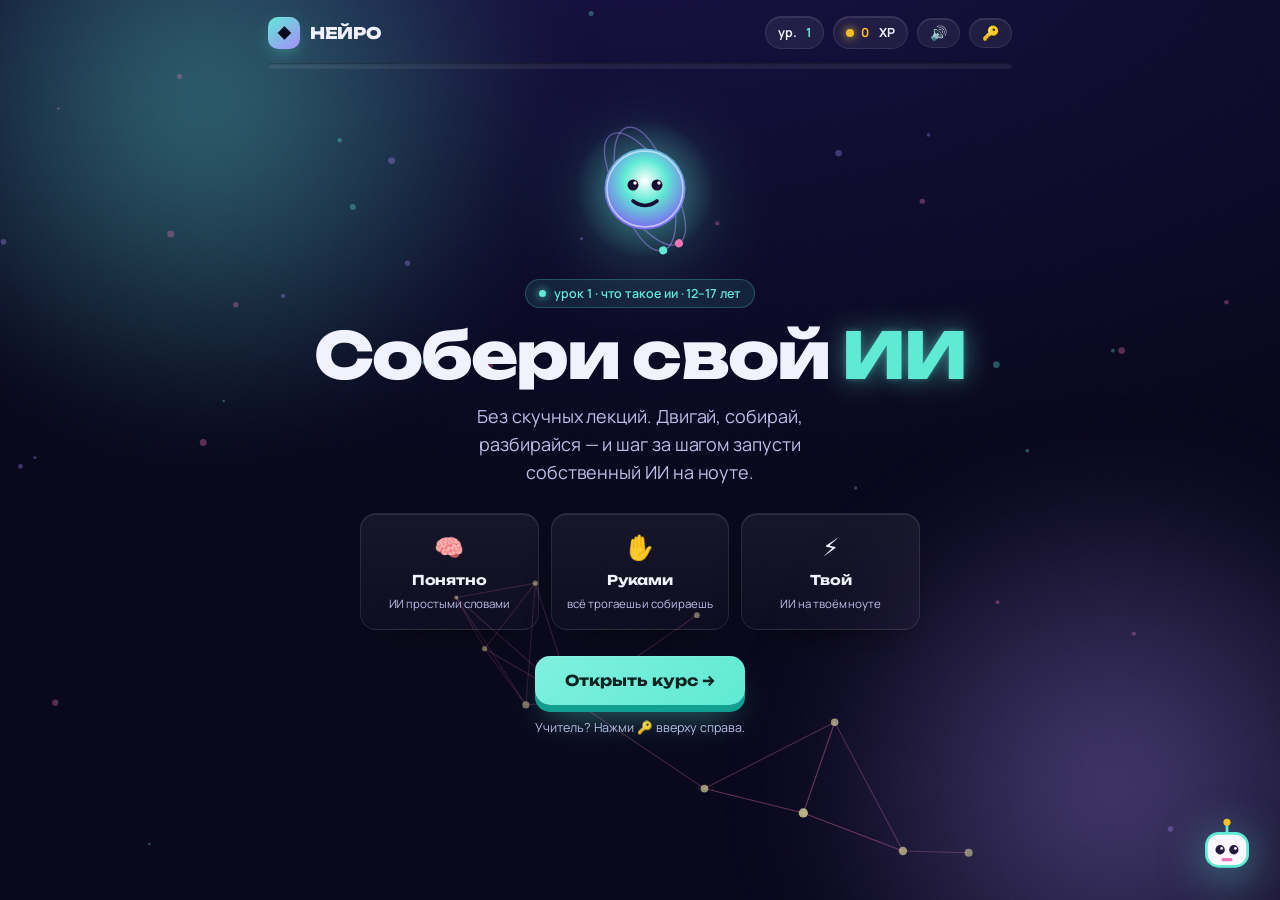
<file: index.html>
<!DOCTYPE html>
<html lang="ru">
<head>
<meta charset="UTF-8" />
<meta name="viewport" content="width=device-width, initial-scale=1.0, maximum-scale=1.0" />
<meta http-equiv="Cache-Control" content="no-store" />
<title>НЕЙРО · Урок 1 — Что такое ИИ</title>
<link rel="stylesheet" href="styles.css?v=12" />
</head>
<body>

<canvas id="bgnet"></canvas>

<div class="app">

  <!-- HUD -->
  <div class="hud">
    <div class="brand" onclick="go('hero')">
      <span class="m">◆</span><span>НЕЙРО</span>
    </div>
    <div class="hud-sp"></div>
    <div class="lvl-pill">ур.&nbsp;<b id="lvl">1</b></div>
    <div class="xp-pill"><span class="d"></span><b id="xp">0</b>&nbsp;XP</div>
    <button class="tbtn" id="muteBtn" onclick="toggleSound()" title="Звук вкл/выкл">🔊</button>
    <button class="tbtn" id="teachBtn" onclick="openTeacher()" title="Вход для учителя">🔑</button>
  </div>
  <div class="xpbar" id="xpbar"><i></i></div>

  <!-- step dots (only during a mission) -->
  <div class="stepbar hidden" id="stepbar"></div>

  <div class="stage">

    <!-- ============ HERO ============ -->
    <section class="screen show" data-screen="hero">
      <div class="hero">
        <div class="core">
          <svg viewBox="0 0 160 160" width="160" height="160">
            <defs>
              <radialGradient id="hg" cx="50%" cy="40%" r="62%">
                <stop offset="0%" stop-color="#ffffff"/><stop offset="42%" stop-color="#5eead4"/>
                <stop offset="100%" stop-color="#7c5cf0"/>
              </radialGradient>
              <radialGradient id="halo" cx="50%" cy="50%" r="50%">
                <stop offset="0%" stop-color="rgba(94,234,212,.45)"/><stop offset="100%" stop-color="rgba(94,234,212,0)"/>
              </radialGradient>
            </defs>
            <circle cx="80" cy="80" r="70" fill="url(#halo)"/>
            <!-- orbit rings -->
            <g fill="none" stroke="rgba(167,139,250,.5)" stroke-width="1.4">
              <g><ellipse cx="80" cy="80" rx="64" ry="26"/>
                <circle cx="144" cy="80" r="4" fill="#f472b6" stroke="none"/>
                <animateTransform attributeName="transform" type="rotate" from="0 80 80" to="360 80 80" dur="9s" repeatCount="indefinite"/></g>
              <g><ellipse cx="80" cy="80" rx="26" ry="64"/>
                <circle cx="80" cy="16" r="4" fill="#5eead4" stroke="none"/>
                <animateTransform attributeName="transform" type="rotate" from="120 80 80" to="480 80 80" dur="12s" repeatCount="indefinite"/></g>
            </g>
            <!-- nucleus -->
            <circle cx="80" cy="80" r="38" fill="url(#hg)">
              <animate attributeName="r" values="38;41;38" dur="3.4s" repeatCount="indefinite"/>
            </circle>
            <circle cx="80" cy="80" r="38" fill="none" stroke="rgba(255,255,255,.55)" stroke-width="1.5"/>
            <!-- friendly face -->
            <g fill="#160a30">
              <circle cx="68" cy="76" r="5.5"/><circle cx="92" cy="76" r="5.5"/>
              <circle cx="70" cy="74" r="1.7" fill="#fff"/><circle cx="94" cy="74" r="1.7" fill="#fff"/>
              <path d="M68 92 q12 9 24 0" stroke="#160a30" stroke-width="3.6" fill="none" stroke-linecap="round"/>
            </g>
          </svg>
        </div>
        <div class="eyebrow">урок 1 · что такое ии · 12–17 лет</div>
        <h1 id="hero-title">Собери свой <span class="grad">ИИ</span></h1>
        <p class="lede" id="hero-lede"></p>
        <div class="facts">
          <div class="fact"><div class="ic">🧠</div><b>Понятно</b><span>ИИ простыми словами</span></div>
          <div class="fact"><div class="ic">✋</div><b>Руками</b><span>всё трогаешь и собираешь</span></div>
          <div class="fact"><div class="ic">⚡</div><b>Твой</b><span>ИИ на твоём ноуте</span></div>
        </div>
        <div class="actions"><button class="btn" onclick="startCourse()">Открыть курс →</button></div>
        <div class="hint">Учитель? Нажми 🔑 вверху справа.</div>
      </div>
    </section>

    <!-- ============ LESSONS (хаб курса) ============ -->
    <section class="screen" data-screen="lessons">
      <div class="map">
        <h2>Курс «Свой ИИ»</h2>
        <p class="sub">Путь из 7 уроков: от «что такое ИИ» до запуска своей модели на ноуте. Выбери урок.</p>
        <div class="lessons-list" id="lessons-list"></div>
        <div class="actions" style="margin-top:20px">
          <button class="btn ghost" onclick="go('hero')">← На главную</button>
        </div>
      </div>
    </section>

    <!-- ============ MAP ============ -->
    <section class="screen" data-screen="map">
      <div class="map">
        <h2 id="map-title">Урок 1. Что такое ИИ</h2>
        <p class="sub" id="map-sub"></p>
        <div class="path" id="path"></div>
        <div class="actions" id="finishBar" style="margin-top:24px;display:none">
          <button class="btn pink" onclick="showResult()">Финал и бейдж →</button>
        </div>
        <div class="actions" style="margin-top:14px">
          <button class="btn ghost" onclick="startCourse()">← Все уроки</button>
          <button class="btn ghost" onclick="restart()">Сбросить прогресс</button>
        </div>
      </div>
    </section>

    <!-- ============ INTRO (слайды-теория) ============ -->
    <section class="screen" data-screen="intro">
      <div class="slide">
        <div class="teach-note" id="intro-teach" style="display:none"></div>
        <div class="intro-dots" id="intro-dots"></div>
        <div class="intro-viz" id="intro-viz"></div>
        <div class="eyebrow" id="intro-eyebrow"></div>
        <h2 class="slide-title" id="intro-title"></h2>
        <p class="slide-body" id="intro-body"></p>
        <div class="intro-points" id="intro-points"></div>
        <div class="actions">
          <button class="btn ghost" id="intro-back" onclick="introBack()">← К карте</button>
          <button class="btn" id="intro-next" onclick="introNext()">Дальше →</button>
        </div>
      </div>
    </section>

    <!-- ============ TASK (универсальный) ============ -->
    <section class="screen" data-screen="task">
      <div class="q-head">
        <span class="q-step" id="q-step"></span>
        <h2 id="q-title"></h2>
        <p id="q-prompt"></p>
      </div>
      <div class="teach-note" id="task-teach" style="display:none"></div>
      <div class="task-lead" id="task-lead" style="display:none"></div>
      <div id="taskbody"></div>
      <div class="banner" id="task-banner"></div>
      <div class="task-recap" id="task-recap" style="display:none"></div>
      <div class="actions" id="task-actions"></div>
      <div class="hint" id="task-hint"></div>
      <div class="actions" style="margin-top:18px">
        <button class="btn ghost" onclick="buildMap()" style="font-size:13px;padding:10px 18px">← К карте</button>
      </div>
    </section>

    <!-- ============ RESULT ============ -->
    <section class="screen" data-screen="result">
      <div class="result">
        <div class="ring-wrap">
          <svg viewBox="0 0 200 200" width="200" height="200">
            <circle cx="100" cy="100" r="86" fill="none" stroke="rgba(255,255,255,.1)" stroke-width="16"/>
            <circle id="ring" cx="100" cy="100" r="86" fill="none" stroke="url(#rg)" stroke-width="16"
              stroke-linecap="round" transform="rotate(-90 100 100)" stroke-dasharray="540" stroke-dashoffset="540"/>
            <defs><linearGradient id="rg" x1="0" y1="0" x2="1" y2="1">
              <stop offset="0%" stop-color="#5eead4"/><stop offset="100%" stop-color="#f472b6"/></linearGradient></defs>
          </svg>
          <div class="ring-num"><b id="pct">0%</b><span>урок пройден</span></div>
        </div>
        <div class="stars" id="stars">☆☆☆</div>
        <h2 id="res-title">Урок пройден!</h2>
        <p class="sub" id="res-sub"></p>
        <div class="badge-won">
          <div class="bic" id="res-badge-ic">🔬</div>
          <div class="bname" id="res-badge-name"></div>
          <div class="bxp" id="res-xp"></div>
        </div>
        <div class="actions">
          <button class="btn" onclick="buildMap()">К карте курса →</button>
          <button class="btn ghost" onclick="restart()">Пройти заново</button>
        </div>
      </div>
    </section>

  </div>
</div>

<!-- mascot -->
<div class="mascot-say" id="mascotSay"></div>
<svg class="mascot-fab" id="mascotFab" viewBox="0 0 48 48" onclick="mascot('Я — Нейро, твой помощник. Жми по заданиям и собирай XP! ✦',4000)">
  <rect x="9" y="14" width="30" height="24" rx="9" fill="#fbf7ff" stroke="#5eead4" stroke-width="2"/>
  <circle cx="19" cy="26" r="3.4" fill="#241a40"/><circle cx="29" cy="26" r="3.4" fill="#241a40"/>
  <circle cx="20.1" cy="25" r="1" fill="#fff"/><circle cx="30.1" cy="25" r="1" fill="#fff"/>
  <rect x="20" y="32" width="8" height="2.4" rx="1.2" fill="#f472b6"/>
  <line x1="24" y1="14" x2="24" y2="7" stroke="#5eead4" stroke-width="2"/>
  <circle cx="24" cy="6" r="2.6" fill="#fbbf24"/>
</svg>

<!-- teacher overlay -->
<div class="tov" id="tov">
  <div class="tov-card tov-lock" id="tovLock" style="position:relative">
    <button class="tov-close" onclick="closeTeacher()">×</button>
    <div class="lic">🔑</div>
    <h2>Вход для учителя</h2>
    <div class="tov-sub">Методичка: что рассказывать на каждом задании, тайминг и ключи ответов.</div>
    <input type="password" id="tovPass" placeholder="Пароль" onkeydown="if(event.key==='Enter')tryTeacher()" />
    <div class="tov-err" id="tovErr"></div>
    <button class="btn" onclick="tryTeacher()">Войти</button>
  </div>
  <div class="tov-card" id="tovPanel" style="position:relative;display:none"></div>
</div>

<div class="toast" id="toast"></div>

<script src="data.js?v=13"></script>
<script src="data2.js?v=8"></script>
<script src="illustrations.js?v=4"></script>
<script src="demos.js?v=8"></script>
<script src="sound.js?v=2"></script>
<script src="app.js?v=13"></script>
</body>
</html>
</file>
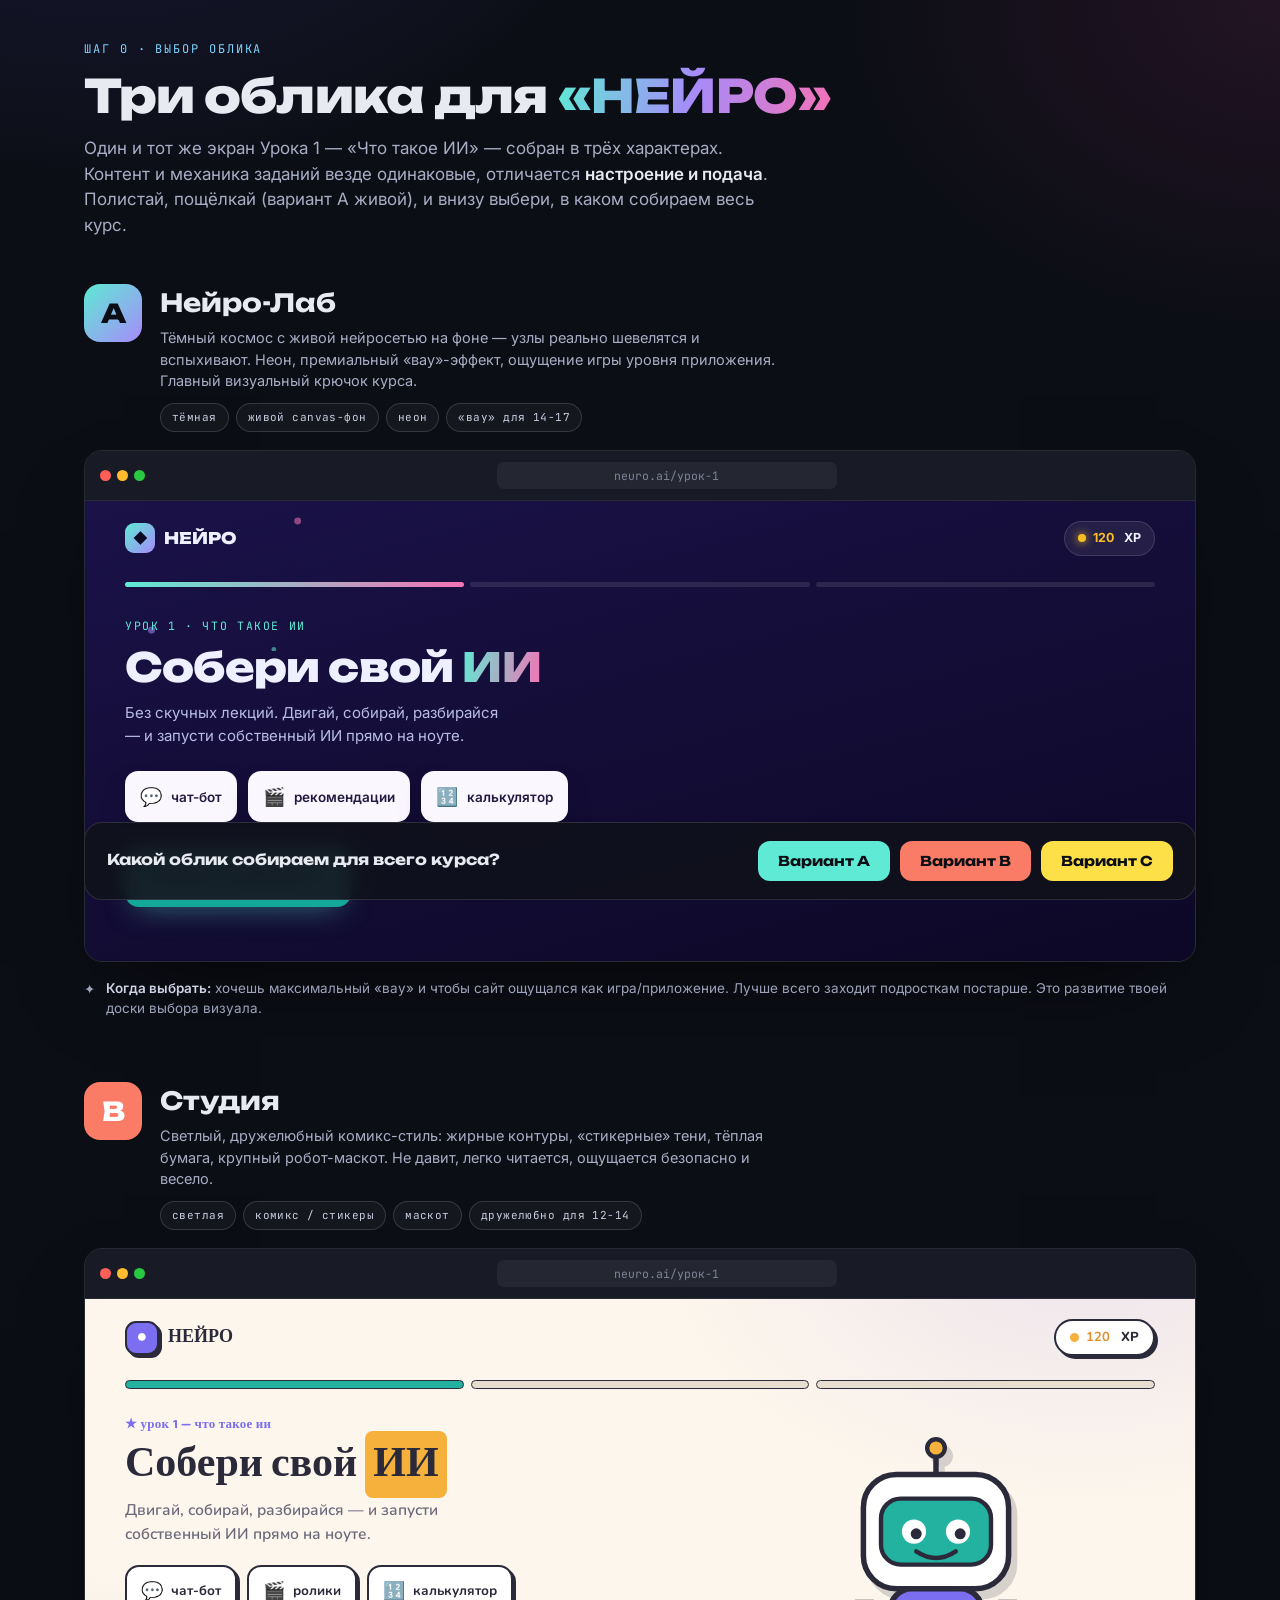
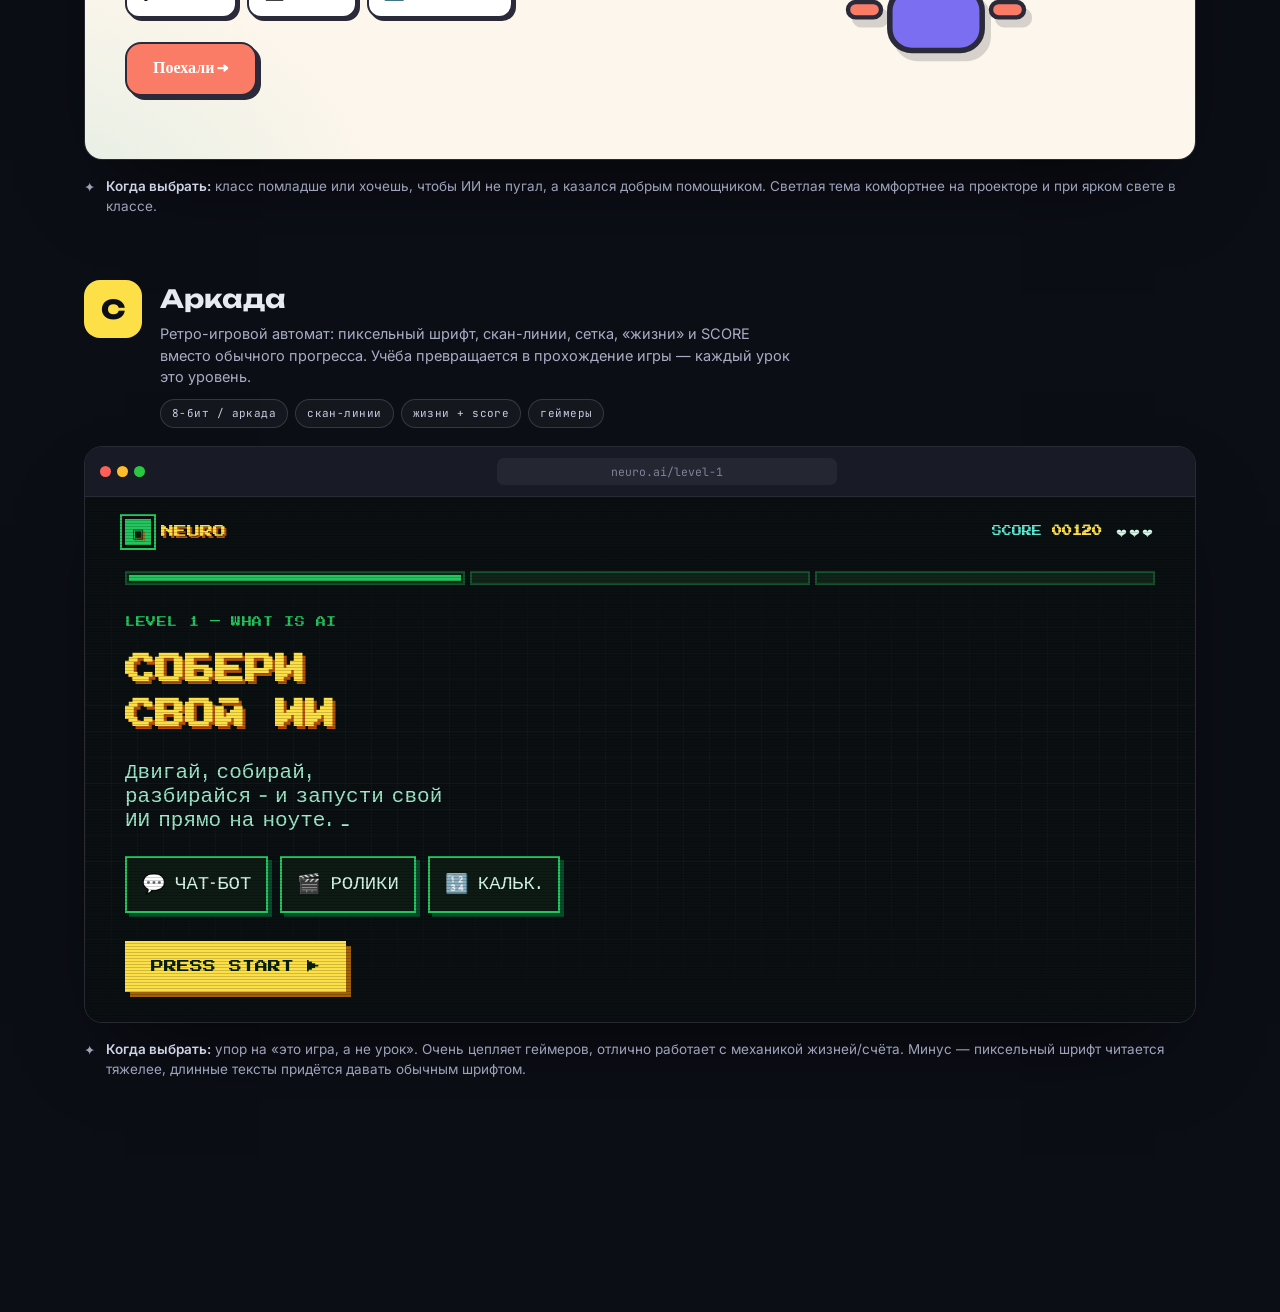
<file: design-options.html>
<!DOCTYPE html>
<html lang="ru">
<head>
<meta charset="UTF-8" />
<meta name="viewport" content="width=device-width, initial-scale=1.0" />
<title>НЕЙРО · 3 направления дизайна — выбери облик сайта</title>
<link rel="preconnect" href="https://fonts.googleapis.com">
<link rel="preconnect" href="https://fonts.gstatic.com" crossorigin>
<link href="https://fonts.googleapis.com/css2?family=Unbounded:wght@500;600;700;800&family=Inter:wght@400;500;600;700;800&family=Baloo+2:wght@500;600;700;800&family=Nunito:wght@400;600;700;800&family=Press+Start+2P&family=VT323&family=JetBrains+Mono:wght@400;500;700&display=swap" rel="stylesheet">
<style>
*{box-sizing:border-box;margin:0;padding:0}
body{font-family:'Inter',system-ui,sans-serif;background:#0c0e16;color:#e8eaf2;line-height:1.5;-webkit-font-smoothing:antialiased;
  background-image:radial-gradient(900px 600px at 8% -6%,rgba(99,102,241,.14),transparent 60%),radial-gradient(800px 600px at 100% 0,rgba(236,72,153,.10),transparent 55%)}
.page{max-width:1180px;margin:0 auto;padding:40px clamp(16px,4vw,34px) 90px}

/* ---- intro ---- */
.intro{margin-bottom:46px;max-width:760px}
.kicker{font-family:'JetBrains Mono',monospace;font-size:12px;letter-spacing:.16em;text-transform:uppercase;color:#7dd3fc;margin-bottom:14px}
.intro h1{font-family:'Unbounded',sans-serif;font-size:clamp(28px,5vw,46px);font-weight:800;letter-spacing:-.02em;line-height:1.05;margin-bottom:16px}
.intro h1 .g{background:linear-gradient(100deg,#5eead4,#a78bfa,#f472b6);-webkit-background-clip:text;background-clip:text;color:transparent}
.intro p{color:#a8adc4;font-size:clamp(15px,2.4vw,17px);max-width:64ch}
.intro p b{color:#e8eaf2;font-weight:600}

/* ---- option block ---- */
.opt{margin-bottom:64px}
.opt-head{display:flex;align-items:flex-start;gap:18px;margin-bottom:18px;flex-wrap:wrap}
.opt-badge{flex:0 0 auto;width:58px;height:58px;border-radius:16px;display:grid;place-items:center;
  font-family:'Unbounded',sans-serif;font-weight:800;font-size:26px;color:#0c0e16}
.opt-meta{flex:1;min-width:260px}
.opt-meta .name{font-family:'Unbounded',sans-serif;font-weight:700;font-size:clamp(19px,3vw,25px);margin-bottom:5px}
.opt-meta .desc{color:#a8adc4;font-size:14.5px;max-width:70ch;line-height:1.5}
.tags{display:flex;flex-wrap:wrap;gap:7px;margin-top:11px}
.tag{font-family:'JetBrains Mono',monospace;font-size:11px;letter-spacing:.04em;padding:5px 11px;border-radius:99px;
  border:1px solid rgba(255,255,255,.14);color:#c7ccdf;background:rgba(255,255,255,.04)}

/* ---- browser frame ---- */
.frame{border-radius:18px;overflow:hidden;border:1px solid rgba(255,255,255,.12);box-shadow:0 40px 90px -40px rgba(0,0,0,.8)}
.frame-bar{display:flex;align-items:center;gap:8px;padding:11px 15px;background:#181b26;border-bottom:1px solid rgba(255,255,255,.07)}
.frame-bar .dots{display:flex;gap:6px}
.frame-bar .dots i{width:11px;height:11px;border-radius:50%;display:block}
.frame-bar .url{flex:1;text-align:center;font-family:'JetBrains Mono',monospace;font-size:11.5px;color:#7e8398;
  background:rgba(255,255,255,.05);border-radius:7px;padding:5px 12px;max-width:340px;margin:0 auto}
.screen{position:relative;min-height:460px;overflow:hidden}

/* the foot note */
.why{display:flex;gap:11px;align-items:flex-start;margin-top:16px;font-size:13.5px;color:#9ea3bb;line-height:1.5}
.why b{color:#cfd3e6;font-weight:600}
.why .pin{flex:0 0 auto;margin-top:1px}

/* ============================================================
   A · НЕЙРО-ЛАБ  (dark / living neural net / neon)
============================================================ */
.A{font-family:'Inter',sans-serif;color:#eef0ff;background:linear-gradient(165deg,#1a1248,#0d0826)}
.A .net{position:absolute;inset:0;z-index:0}
.A .ui{position:relative;z-index:2;padding:20px clamp(18px,4vw,40px) 30px}
.A .hud{display:flex;align-items:center;gap:12px;margin-bottom:26px}
.A .logo{display:flex;align-items:center;gap:9px;font-family:'Unbounded',sans-serif;font-weight:800;font-size:16px}
.A .logo .m{width:30px;height:30px;border-radius:9px;background:linear-gradient(135deg,#5eead4,#a78bfa);display:grid;place-items:center;color:#0d0826;font-size:16px}
.A .sp{flex:1}
.A .pill{display:flex;align-items:center;gap:7px;background:rgba(255,255,255,.07);border:1px solid rgba(255,255,255,.13);
  padding:7px 13px;border-radius:99px;font-weight:700;font-size:12.5px}
.A .pill .d{width:8px;height:8px;border-radius:50%;background:#fbbf24;box-shadow:0 0 10px #fbbf24}
.A .pill b{color:#fbbf24}
.A .steps{display:flex;gap:6px;height:5px;margin-bottom:30px}
.A .steps i{flex:1;border-radius:99px;background:rgba(255,255,255,.1)}
.A .steps i.on{background:linear-gradient(90deg,#5eead4,#f472b6)}
.A .eyebrow{font-family:'JetBrains Mono',monospace;font-size:11.5px;letter-spacing:.14em;text-transform:uppercase;color:#5eead4;margin-bottom:12px}
.A h2{font-family:'Unbounded',sans-serif;font-weight:800;font-size:clamp(26px,4.4vw,40px);line-height:1.06;letter-spacing:-.02em;margin-bottom:14px;max-width:14ch}
.A h2 .g{background:linear-gradient(100deg,#5eead4,#f472b6);-webkit-background-clip:text;background-clip:text;color:transparent}
.A .lede{color:#b9bce6;font-size:15px;max-width:42ch;margin-bottom:24px;line-height:1.5}
.A .cards{display:flex;gap:11px;flex-wrap:wrap}
.A .dcard{display:inline-flex;align-items:center;gap:9px;background:#fbf7ff;color:#241a40;border-radius:13px;padding:12px 15px;
  font-weight:600;font-size:13.5px;box-shadow:0 14px 30px -12px rgba(0,0,0,.6)}
.A .dcard .e{font-size:18px}
.A .cta{margin-top:26px;display:inline-flex;align-items:center;gap:9px;font-family:'Unbounded',sans-serif;font-weight:700;font-size:15px;
  color:#06222a;background:#5eead4;border-radius:14px;padding:14px 26px;box-shadow:0 8px 0 #14a89a,0 18px 30px -12px rgba(94,234,212,.5)}

/* ============================================================
   B · СТУДИЯ  (light / comic-sticker / friendly)
============================================================ */
.B{font-family:'Nunito',sans-serif;color:#2b2a3a;background:#fdf6ec;
  background-image:radial-gradient(700px 420px at 90% -10%,rgba(123,110,240,.12),transparent 60%),radial-gradient(600px 400px at -5% 110%,rgba(35,178,160,.12),transparent 60%)}
.B .ui{position:relative;z-index:2;padding:20px clamp(18px,4vw,40px) 30px}
.B .hud{display:flex;align-items:center;gap:12px;margin-bottom:24px}
.B .logo{display:flex;align-items:center;gap:9px;font-family:'Baloo 2',cursive;font-weight:800;font-size:18px;color:#2b2a3a}
.B .logo .m{width:34px;height:34px;border-radius:11px;background:#7b6ef0;display:grid;place-items:center;color:#fff;font-size:18px;border:2px solid #2b2a3a;box-shadow:3px 3px 0 #2b2a3a}
.B .sp{flex:1}
.B .pill{display:flex;align-items:center;gap:7px;background:#fff;border:2px solid #2b2a3a;box-shadow:3px 3px 0 #2b2a3a;
  padding:7px 14px;border-radius:99px;font-weight:800;font-size:13px;color:#2b2a3a}
.B .pill .d{width:9px;height:9px;border-radius:50%;background:#f5b13c}
.B .pill b{color:#e3902a}
.B .steps{display:flex;gap:7px;height:9px;margin-bottom:26px}
.B .steps i{flex:1;border-radius:99px;background:#e7ded0;border:1.5px solid #2b2a3a}
.B .steps i.on{background:#23b2a0}
.B .row{display:grid;grid-template-columns:1.3fr 1fr;gap:24px;align-items:center}
@media(max-width:680px){.B .row{grid-template-columns:1fr}}
.B .eyebrow{font-family:'Baloo 2',cursive;font-weight:700;font-size:13px;letter-spacing:.02em;color:#7b6ef0;margin-bottom:8px}
.B h2{font-family:'Baloo 2',cursive;font-weight:800;font-size:clamp(27px,4.4vw,42px);line-height:1.04;margin-bottom:12px;color:#2b2a3a}
.B h2 .hl{background:#f5b13c;padding:0 8px;border-radius:8px;box-decoration-break:clone;-webkit-box-decoration-break:clone}
.B .lede{color:#6c697b;font-size:15.5px;max-width:36ch;margin-bottom:20px;font-weight:600}
.B .cards{display:flex;gap:10px;flex-wrap:wrap}
.B .dcard{display:inline-flex;align-items:center;gap:8px;background:#fff;color:#2b2a3a;border-radius:14px;padding:11px 14px;
  font-weight:700;font-size:13.5px;border:2px solid #2b2a3a;box-shadow:3px 3px 0 #2b2a3a}
.B .dcard .e{font-size:18px}
.B .cta{margin-top:24px;display:inline-flex;align-items:center;gap:9px;font-family:'Baloo 2',cursive;font-weight:800;font-size:16px;
  color:#fff;background:#fb7c66;border:2.5px solid #2b2a3a;border-radius:16px;padding:13px 26px;box-shadow:4px 4px 0 #2b2a3a}
.B .mascot{justify-self:center}
.B .mascot svg{width:min(220px,60vw);height:auto;filter:drop-shadow(6px 8px 0 rgba(43,42,58,.18))}

/* ============================================================
   C · АРКАДА  (retro pixel / arcade / scanlines)
============================================================ */
.C{font-family:'VT323',monospace;color:#d6f8e8;background:#0a0f12;position:relative}
.C::after{content:'';position:absolute;inset:0;z-index:3;pointer-events:none;
  background:repeating-linear-gradient(0deg,rgba(0,0,0,.18) 0 1px,transparent 1px 3px)}
.C .grid{position:absolute;inset:0;z-index:0;opacity:.5;
  background-image:linear-gradient(rgba(34,197,94,.10) 1px,transparent 1px),linear-gradient(90deg,rgba(34,197,94,.10) 1px,transparent 1px);
  background-size:26px 26px;mask-image:linear-gradient(to bottom,transparent,#000 40%,#000 70%,transparent)}
.C .ui{position:relative;z-index:2;padding:22px clamp(18px,4vw,40px) 30px}
.C .hud{display:flex;align-items:center;gap:14px;margin-bottom:26px;font-family:'Press Start 2P',monospace}
.C .logo{display:flex;align-items:center;gap:10px;font-size:13px;color:#fde047;text-shadow:2px 2px 0 #b45309}
.C .logo .m{width:26px;height:26px;background:#22c55e;display:grid;place-items:center;color:#06210f;font-size:13px;
  box-shadow:0 0 0 3px #0a0f12,0 0 0 5px #22c55e}
.C .sp{flex:1}
.C .stat{font-family:'Press Start 2P',monospace;font-size:10px;color:#5eead4}
.C .stat b{color:#fde047}
.C .lives{font-size:13px;letter-spacing:2px}
.C .steps{display:flex;gap:5px;height:14px;margin-bottom:30px}
.C .steps i{flex:1;background:#10241a;border:2px solid #14532d}
.C .steps i.on{background:#22c55e;box-shadow:inset 0 0 0 2px #052e16}
.C .eyebrow{font-family:'Press Start 2P',monospace;font-size:10px;letter-spacing:.06em;color:#22c55e;margin-bottom:18px}
.C .blink{animation:bl 1s steps(1) infinite}
@keyframes bl{50%{opacity:0}}
.C h2{font-family:'Press Start 2P',monospace;font-size:clamp(18px,3.2vw,30px);line-height:1.5;color:#fde047;
  text-shadow:3px 3px 0 #b45309;margin-bottom:22px;max-width:18ch}
.C .lede{font-size:21px;color:#9fe9c8;max-width:40ch;margin-bottom:24px;line-height:1.15}
.C .cards{display:flex;gap:12px;flex-wrap:wrap}
.C .dcard{display:inline-flex;align-items:center;gap:9px;background:#0e1a14;color:#d6f8e8;padding:12px 15px;font-size:19px;
  border:2px solid #22c55e;box-shadow:4px 4px 0 #064e2b}
.C .dcard .e{font-size:19px;font-family:'Inter',sans-serif}
.C .cta{margin-top:28px;display:inline-flex;align-items:center;gap:10px;font-family:'Press Start 2P',monospace;font-size:13px;
  color:#06210f;background:#fde047;padding:16px 26px;box-shadow:5px 5px 0 #a16207;text-shadow:none}

/* chooser bar */
.chooser{position:sticky;bottom:0;z-index:30;margin-top:30px;background:rgba(16,18,28,.92);backdrop-filter:blur(10px);
  border:1px solid rgba(255,255,255,.12);border-radius:18px;padding:18px 22px;display:flex;align-items:center;gap:16px;flex-wrap:wrap}
.chooser .q{font-family:'Unbounded',sans-serif;font-weight:700;font-size:15px;flex:1;min-width:200px}
.chooser .opts2{display:flex;gap:10px;flex-wrap:wrap}
.chooser button{font-family:'Unbounded',sans-serif;font-weight:700;font-size:13.5px;cursor:pointer;border:none;
  padding:12px 20px;border-radius:12px;color:#0c0e16;transition:transform .1s}
.chooser button:hover{transform:translateY(-2px)}
.cA{background:#5eead4}.cB{background:#fb7c66;color:#fff}.cC{background:#fde047}
.toast{position:fixed;left:50%;bottom:28px;transform:translateX(-50%) translateY(20px);background:#1f2330;
  border:1px solid rgba(255,255,255,.16);padding:14px 22px;border-radius:14px;font-weight:600;font-size:14px;opacity:0;
  transition:.3s;z-index:60;box-shadow:0 20px 50px -16px rgba(0,0,0,.7);max-width:90vw;text-align:center}
.toast.show{opacity:1;transform:translateX(-50%) translateY(0)}
@media(prefers-reduced-motion:reduce){*{animation-duration:.01ms!important;transition-duration:.01ms!important}}
</style>
</head>
<body>
<div class="page">

  <div class="intro">
    <div class="kicker">шаг 0 · выбор облика</div>
    <h1>Три облика для <span class="g">«НЕЙРО»</span></h1>
    <p>Один и тот же экран Урока&nbsp;1 — «Что такое ИИ» — собран в трёх характерах. Контент и механика заданий везде одинаковые, отличается <b>настроение и подача</b>. Полистай, пощёлкай (вариант&nbsp;A живой), и внизу выбери, в каком собираем весь курс.</p>
  </div>

  <!-- ============ A ============ -->
  <div class="opt">
    <div class="opt-head">
      <div class="opt-badge" style="background:linear-gradient(135deg,#5eead4,#a78bfa)">A</div>
      <div class="opt-meta">
        <div class="name">Нейро-Лаб</div>
        <div class="desc">Тёмный космос с живой нейросетью на фоне — узлы реально шевелятся и вспыхивают. Неон, премиальный «вау»-эффект, ощущение игры уровня приложения. Главный визуальный крючок курса.</div>
        <div class="tags"><span class="tag">тёмная</span><span class="tag">живой canvas-фон</span><span class="tag">неон</span><span class="tag">«вау» для 14-17</span></div>
      </div>
    </div>
    <div class="frame">
      <div class="frame-bar"><span class="dots"><i style="background:#ff5f57"></i><i style="background:#febc2e"></i><i style="background:#28c840"></i></span><span class="url">neuro.ai/урок-1</span></div>
      <div class="screen A">
        <canvas class="net" id="netA"></canvas>
        <div class="ui">
          <div class="hud">
            <div class="logo"><span class="m">◆</span>НЕЙРО</div>
            <div class="sp"></div>
            <div class="pill"><span class="d"></span><b>120</b>&nbsp;XP</div>
          </div>
          <div class="steps"><i class="on"></i><i></i><i></i></div>
          <div class="eyebrow">урок 1 · что такое ии</div>
          <h2>Собери свой <span class="g">ИИ</span></h2>
          <p class="lede">Без скучных лекций. Двигай, собирай, разбирайся — и запусти собственный ИИ прямо на ноуте.</p>
          <div class="cards">
            <div class="dcard"><span class="e">💬</span>чат-бот</div>
            <div class="dcard"><span class="e">🎬</span>рекомендации</div>
            <div class="dcard"><span class="e">🔢</span>калькулятор</div>
          </div>
          <div class="cta">Начать задание →</div>
        </div>
      </div>
    </div>
    <div class="why"><span class="pin">✦</span><span><b>Когда выбрать:</b> хочешь максимальный «вау» и чтобы сайт ощущался как игра/приложение. Лучше всего заходит подросткам постарше. Это развитие твоей доски выбора визуала.</span></div>
  </div>

  <!-- ============ B ============ -->
  <div class="opt">
    <div class="opt-head">
      <div class="opt-badge" style="background:#fb7c66;color:#fff">B</div>
      <div class="opt-meta">
        <div class="name">Студия</div>
        <div class="desc">Светлый, дружелюбный комикс-стиль: жирные контуры, «стикерные» тени, тёплая бумага, крупный робот-маскот. Не давит, легко читается, ощущается безопасно и весело.</div>
        <div class="tags"><span class="tag">светлая</span><span class="tag">комикс / стикеры</span><span class="tag">маскот</span><span class="tag">дружелюбно для 12-14</span></div>
      </div>
    </div>
    <div class="frame">
      <div class="frame-bar"><span class="dots"><i style="background:#ff5f57"></i><i style="background:#febc2e"></i><i style="background:#28c840"></i></span><span class="url">neuro.ai/урок-1</span></div>
      <div class="screen B">
        <div class="ui">
          <div class="hud">
            <div class="logo"><span class="m">●</span>НЕЙРО</div>
            <div class="sp"></div>
            <div class="pill"><span class="d"></span><b>120</b>&nbsp;XP</div>
          </div>
          <div class="steps"><i class="on"></i><i></i><i></i></div>
          <div class="row">
            <div>
              <div class="eyebrow">★ урок 1 — что такое ии</div>
              <h2>Собери свой <span class="hl">ИИ</span></h2>
              <p class="lede">Двигай, собирай, разбирайся — и запусти собственный ИИ прямо на ноуте.</p>
              <div class="cards">
                <div class="dcard"><span class="e">💬</span>чат-бот</div>
                <div class="dcard"><span class="e">🎬</span>ролики</div>
                <div class="dcard"><span class="e">🔢</span>калькулятор</div>
              </div>
              <div class="cta">Поехали →</div>
            </div>
            <div class="mascot">
              <svg viewBox="0 0 200 210" xmlns="http://www.w3.org/2000/svg">
                <line x1="100" y1="34" x2="100" y2="14" stroke="#2b2a3a" stroke-width="5"/>
                <circle cx="100" cy="10" r="8" fill="#f5b13c" stroke="#2b2a3a" stroke-width="4"/>
                <rect x="34" y="34" width="132" height="104" rx="30" fill="#fff" stroke="#2b2a3a" stroke-width="5"/>
                <rect x="50" y="56" width="100" height="60" rx="18" fill="#23b2a0" stroke="#2b2a3a" stroke-width="4"/>
                <circle cx="80" cy="86" r="11" fill="#fff"/><circle cx="120" cy="86" r="11" fill="#fff"/>
                <circle cx="82" cy="88" r="5" fill="#2b2a3a"/><circle cx="122" cy="88" r="5" fill="#2b2a3a"/>
                <path d="M82 104 q18 12 36 0" stroke="#2b2a3a" stroke-width="4" fill="none" stroke-linecap="round"/>
                <rect x="58" y="138" width="84" height="56" rx="20" fill="#7b6ef0" stroke="#2b2a3a" stroke-width="5"/>
                <rect x="20" y="150" width="30" height="14" rx="7" fill="#fb7c66" stroke="#2b2a3a" stroke-width="4"/>
                <rect x="150" y="150" width="30" height="14" rx="7" fill="#fb7c66" stroke="#2b2a3a" stroke-width="4"/>
              </svg>
            </div>
          </div>
        </div>
      </div>
    </div>
    <div class="why"><span class="pin">✦</span><span><b>Когда выбрать:</b> класс помладше или хочешь, чтобы ИИ не пугал, а казался добрым помощником. Светлая тема комфортнее на проекторе и при ярком свете в классе.</span></div>
  </div>

  <!-- ============ C ============ -->
  <div class="opt">
    <div class="opt-head">
      <div class="opt-badge" style="background:#fde047">C</div>
      <div class="opt-meta">
        <div class="name">Аркада</div>
        <div class="desc">Ретро-игровой автомат: пиксельный шрифт, скан-линии, сетка, «жизни» и SCORE вместо обычного прогресса. Учёба превращается в прохождение игры — каждый урок это уровень.</div>
        <div class="tags"><span class="tag">8-бит / аркада</span><span class="tag">скан-линии</span><span class="tag">жизни + score</span><span class="tag">геймеры</span></div>
      </div>
    </div>
    <div class="frame">
      <div class="frame-bar"><span class="dots"><i style="background:#ff5f57"></i><i style="background:#febc2e"></i><i style="background:#28c840"></i></span><span class="url">neuro.ai/level-1</span></div>
      <div class="screen C">
        <div class="grid"></div>
        <div class="ui">
          <div class="hud">
            <div class="logo"><span class="m">▣</span>NEURO</div>
            <div class="sp"></div>
            <div class="stat">SCORE <b>00120</b></div>
            <div class="lives" title="жизни">❤❤❤</div>
          </div>
          <div class="steps"><i class="on"></i><i></i><i></i></div>
          <div class="eyebrow">LEVEL 1 — WHAT IS AI</div>
          <h2>СОБЕРИ<br>СВОЙ ИИ</h2>
          <p class="lede">Двигай, собирай, разбирайся — и запусти свой ИИ прямо на ноуте. <span class="blink">_</span></p>
          <div class="cards">
            <div class="dcard"><span class="e">💬</span>ЧАТ-БОТ</div>
            <div class="dcard"><span class="e">🎬</span>РОЛИКИ</div>
            <div class="dcard"><span class="e">🔢</span>КАЛЬК.</div>
          </div>
          <div class="cta">PRESS START ▶</div>
        </div>
      </div>
    </div>
    <div class="why"><span class="pin">✦</span><span><b>Когда выбрать:</b> упор на «это игра, а не урок». Очень цепляет геймеров, отлично работает с механикой жизней/счёта. Минус — пиксельный шрифт читается тяжелее, длинные тексты придётся давать обычным шрифтом.</span></div>
  </div>

  <!-- chooser -->
  <div class="chooser">
    <div class="q">Какой облик собираем для всего курса?</div>
    <div class="opts2">
      <button class="cA" onclick="pick('A — Нейро-Лаб')">Вариант A</button>
      <button class="cB" onclick="pick('B — Студия')">Вариант B</button>
      <button class="cC" onclick="pick('C — Аркада')">Вариант C</button>
    </div>
  </div>

</div>

<div class="toast" id="toast"></div>

<script>
/* ---- toast ---- */
const toast=document.getElementById('toast');
function pick(name){
  toast.textContent='Выбран облик «'+name+'». Напиши мне это в чат — и я соберу в нём весь Урок 1 ✦';
  toast.classList.add('show');setTimeout(()=>toast.classList.remove('show'),4200);
}

/* ---- living neural net for variant A ---- */
const cv=document.getElementById('netA'),ctx=cv.getContext('2d');
let W,H,DPR,nodes=[];
const COLORS=['#5eead4','#a78bfa','#f472b6'];
function size(){DPR=Math.min(2,devicePixelRatio||1);W=cv.clientWidth;H=cv.clientHeight;cv.width=W*DPR;cv.height=H*DPR;ctx.setTransform(DPR,0,0,DPR,0,0);}
function init(){size();nodes=[];const n=Math.round(W*H/16000);
  for(let i=0;i<n;i++)nodes.push({x:Math.random()*W,y:Math.random()*H,vx:(Math.random()-.5)*.18,vy:(Math.random()-.5)*.18,r:1.6+Math.random()*2.2,act:0,c:COLORS[i%3],ph:Math.random()*6.3});}
let MAXD=150,last=0;
function fire(nd,s,hop){nd.act=Math.max(nd.act,s);if(hop<=0)return;nodes.forEach(o=>{if(o!==nd&&Math.hypot(o.x-nd.x,o.y-nd.y)<MAXD)setTimeout(()=>fire(o,s*.62,hop-1),80);});}
function loop(t){
  if(!W){requestAnimationFrame(loop);return;}
  ctx.clearRect(0,0,W,H);
  if(t-last>1500){last=t;fire(nodes[Math.random()*nodes.length|0],1,3);}
  for(const nd of nodes){nd.x+=nd.vx;nd.y+=nd.vy;if(nd.x<4||nd.x>W-4)nd.vx*=-1;if(nd.y<4||nd.y>H-4)nd.vy*=-1;nd.act*=.955;}
  for(let i=0;i<nodes.length;i++)for(let j=i+1;j<nodes.length;j++){const a=nodes[i],b=nodes[j],d=Math.hypot(a.x-b.x,a.y-b.y);
    if(d<MAXD){const al=1-d/MAXD,act=Math.max(a.act,b.act);
      ctx.strokeStyle=act>.15?`rgba(244,114,182,${.22+act*.5})`:`rgba(167,139,250,${al*.14})`;
      ctx.lineWidth=act>.15?1.3:.6;ctx.beginPath();ctx.moveTo(a.x,a.y);ctx.lineTo(b.x,b.y);ctx.stroke();}}
  for(const nd of nodes){const R=nd.r*(1+Math.sin(t/620+nd.ph)*.18)+nd.act*4;
    if(nd.act>.1){ctx.beginPath();ctx.arc(nd.x,nd.y,R+6,0,6.3);ctx.fillStyle=`rgba(244,114,182,${nd.act*.16})`;ctx.fill();}
    ctx.beginPath();ctx.arc(nd.x,nd.y,R,0,6.3);ctx.fillStyle=nd.act>.1?'#fff7ad':nd.c;ctx.globalAlpha=.55+nd.act*.45;ctx.fill();ctx.globalAlpha=1;}
  requestAnimationFrame(loop);
}
const screenA=document.querySelector('.screen.A');
screenA.addEventListener('pointerdown',e=>{const r=cv.getBoundingClientRect();
  let near=nodes[0],min=1e9;for(const nd of nodes){const d=Math.hypot(nd.x-(e.clientX-r.left),nd.y-(e.clientY-r.top));if(d<min){min=d;near=nd;}}
  if(near)fire(near,1,3);});
function boot(){init();requestAnimationFrame(loop);}
addEventListener('resize',()=>{init();});
if(document.readyState==='complete')boot();else addEventListener('load',boot);
setTimeout(boot,300);
</script>
</body>
</html>
</file>
<file: styles.css>
/* ============================================================
   НЕЙРО · Нейро-Лаб v2 — голографическая консоль
   Тёмная сцена, аврора, рёберная подсветка, неон по делу.
   ============================================================ */
@import url('https://fonts.googleapis.com/css2?family=Unbounded:wght@500;600;700;800&family=Manrope:wght@400;500;600;700;800&family=JetBrains+Mono:wght@400;500;700&display=swap');

:root{
  --bg0:#06051a; --bg1:#0c0a2e;
  --aqua:#5eead4; --aqua-deep:#0f9e90;
  --violet:#a78bfa; --violet-deep:#6d4ff0;
  --pink:#f472b6; --pink-deep:#d6418f;
  --gold:#fbbf24;
  --ink:#1a1430; --surface:#fbf7ff;
  --on:#f2f1ff; --on-soft:#bcbbe6; --on-dim:#8584c0;
  --good:#34d399; --good-deep:#0f9d6e; --bad:#fb7185;
  /* поверхности с рёберной подсветкой */
  --s-bg:linear-gradient(180deg,rgba(255,255,255,.055),rgba(255,255,255,.02));
  --s-bd:rgba(255,255,255,.09);
  --s-hi:inset 0 1px 0 rgba(255,255,255,.10);
  --s-sh:0 18px 40px -22px rgba(0,0,0,.75);
  --grain:url("data:image/svg+xml,%3Csvg xmlns='http://www.w3.org/2000/svg' width='160' height='160'%3E%3Cfilter id='n'%3E%3CfeTurbulence type='fractalNoise' baseFrequency='0.85' numOctaves='2' stitchTiles='stitch'/%3E%3C/filter%3E%3Crect width='100%25' height='100%25' filter='url(%23n)'/%3E%3C/svg%3E");
  --r:16px;
}
*{box-sizing:border-box;margin:0;padding:0}
html,body{height:100%}
body{
  font-family:'Manrope',system-ui,sans-serif;color:var(--on);
  background:
    radial-gradient(120% 80% at 50% -10%, #170f44 0%, var(--bg1) 38%, var(--bg0) 78%);
  background-attachment:fixed;min-height:100%;overflow-x:hidden;-webkit-font-smoothing:antialiased;
  letter-spacing:-.005em;
}
h1,h2,h3{font-family:'Unbounded',sans-serif;letter-spacing:-.03em;line-height:1.05;text-wrap:balance}
.mono{font-family:'JetBrains Mono',monospace}
/* «ИИ» — сплошной неон со свечением, без gradient-clip */
.grad{color:var(--aqua);text-shadow:0 0 28px rgba(94,234,212,.5),0 0 6px rgba(94,234,212,.35)}

/* аврора — две статичные подсветки, лёгкое «дыхание» через opacity (дёшево для GPU) */
body::before,body::after{content:'';position:fixed;z-index:0;border-radius:50%;filter:blur(52px);pointer-events:none;will-change:opacity}
body::before{width:56vw;height:56vw;top:-20vw;left:-12vw;background:radial-gradient(circle,rgba(94,234,212,.42),transparent 66%);animation:aurb 14s ease-in-out infinite alternate}
body::after{width:54vw;height:54vw;bottom:-18vw;right:-14vw;background:radial-gradient(circle,rgba(167,139,250,.4),transparent 66%);animation:aurb 18s ease-in-out infinite alternate}
@keyframes aurb{from{opacity:.38}to{opacity:.62}}

#bgnet{position:fixed;inset:0;z-index:1;pointer-events:none;opacity:.85}

.app{position:relative;z-index:3;max-width:800px;margin:0 auto;min-height:100%;display:flex;flex-direction:column;
  padding:16px clamp(14px,4vw,28px) 48px}
/* плёночное зерно поверх всего, очень мягко */
.app::before{content:'';position:fixed;inset:0;z-index:40;pointer-events:none;background-image:var(--grain);background-size:160px;opacity:.04;mix-blend-mode:overlay}

/* ---------------- HUD ---------------- */
.hud{display:flex;align-items:center;gap:9px;margin-bottom:14px}
.brand{display:flex;align-items:center;gap:10px;font-family:'Unbounded',sans-serif;font-weight:800;font-size:16px;cursor:pointer;letter-spacing:-.02em}
.brand .m{width:32px;height:32px;border-radius:10px;background:linear-gradient(140deg,var(--aqua),var(--violet));
  display:grid;place-items:center;color:var(--bg0);font-size:16px;flex:0 0 auto;box-shadow:0 6px 18px -6px rgba(94,234,212,.6),var(--s-hi)}
.hud-sp{flex:1}
.lvl-pill,.xp-pill,.tbtn{display:flex;align-items:center;gap:7px;background:rgba(255,255,255,.06);border:1px solid var(--s-bd);
  padding:7px 12px;border-radius:99px;font-weight:700;font-size:12.5px;box-shadow:var(--s-hi)}
.xp-pill .d{width:8px;height:8px;border-radius:50%;background:var(--gold);box-shadow:0 0 10px var(--gold)}
.xp-pill b{color:var(--gold)} .lvl-pill b{color:var(--aqua)}
.tbtn{cursor:pointer;color:var(--on);font-family:inherit;font-size:14px;transition:.15s;line-height:1}
.tbtn:hover{background:rgba(255,255,255,.13);transform:translateY(-1px)}

/* xp progress */
.xpbar{height:6px;border-radius:99px;background:rgba(255,255,255,.07);margin-bottom:18px;overflow:hidden;box-shadow:inset 0 1px 2px rgba(0,0,0,.4)}
.xpbar i{display:block;height:100%;width:0;border-radius:99px;background:linear-gradient(90deg,var(--aqua),var(--violet),var(--pink));
  box-shadow:0 0 14px rgba(167,139,250,.6);transition:width .7s cubic-bezier(.2,.8,.2,1)}

/* step dots */
.stepbar{display:flex;gap:6px;height:6px;margin-bottom:24px}
.stepbar i{flex:1;border-radius:99px;background:rgba(255,255,255,.09);transition:.45s}
.stepbar i.done{background:linear-gradient(90deg,var(--aqua),var(--pink))}
.stepbar i.active{background:rgba(255,255,255,.4);box-shadow:0 0 10px rgba(255,255,255,.3)}
.stepbar.hidden{display:none}

/* ---------------- screens + motion ---------------- */
.stage{flex:1;position:relative}
.screen{display:none}
.screen.show{display:block;animation:rise .5s cubic-bezier(.16,.84,.28,1)}
@keyframes rise{from{opacity:0;transform:translateY(20px)}to{opacity:1;transform:none}}
.eyebrow{display:inline-flex;align-items:center;gap:8px;font-weight:600;font-size:12.5px;color:var(--aqua);
  background:rgba(94,234,212,.1);border:1px solid rgba(94,234,212,.24);padding:5px 13px;border-radius:99px}
.eyebrow::before{content:'';width:7px;height:7px;border-radius:50%;background:var(--aqua);box-shadow:0 0 8px var(--aqua)}

/* ---------------- hero ---------------- */
.hero{text-align:center;padding-top:18px}
.hero .core{width:150px;height:150px;margin:4px auto 20px;filter:drop-shadow(0 12px 40px rgba(94,234,212,.45))}
.hero h1{font-size:clamp(38px,8.5vw,64px);font-weight:800;margin:14px 0 14px}
.hero .lede{color:var(--on-soft);font-size:clamp(15px,3.6vw,18px);max-width:36ch;margin:0 auto 26px;line-height:1.55}
.facts{display:grid;grid-template-columns:repeat(3,1fr);gap:12px;margin:0 auto 26px;max-width:560px}
.fact{background:var(--s-bg);border:1px solid var(--s-bd);border-radius:16px;padding:16px 12px;box-shadow:var(--s-hi),var(--s-sh);transition:.2s}
.fact:hover{transform:translateY(-3px);border-color:rgba(94,234,212,.3)}
.fact .ic{font-size:24px}
.fact b{display:block;font-family:'Unbounded',sans-serif;margin:9px 0 3px;font-size:13.5px;font-weight:700}
.fact span{font-size:11.5px;color:var(--on-soft);line-height:1.4}
/* hero entrance stagger */
.hero>*{animation:rise .6s cubic-bezier(.16,.84,.28,1) backwards}
.hero .core{animation-delay:.02s}.hero .eyebrow{animation-delay:.08s}.hero h1{animation-delay:.14s}
.hero .lede{animation-delay:.2s}.hero .facts{animation-delay:.26s}.hero .actions{animation-delay:.32s}.hero .hint{animation-delay:.38s}

/* ---------------- mission map (квест) ---------------- */
.map h2{font-size:clamp(26px,6.5vw,38px);font-weight:800;text-align:center;margin-bottom:8px}
.map .sub{text-align:center;color:var(--on-soft);font-size:14.5px;margin-bottom:28px}
.path{position:relative;padding-left:42px}
.path::before{content:'';position:absolute;left:18px;top:12px;bottom:38px;width:3px;border-radius:9px;
  background:linear-gradient(var(--aqua),var(--violet),var(--pink),rgba(255,255,255,.1))}
.node{position:relative;margin-bottom:14px;cursor:pointer;animation:rise .5s cubic-bezier(.16,.84,.28,1) backwards}
.node:nth-child(1){animation-delay:.04s}.node:nth-child(2){animation-delay:.1s}.node:nth-child(3){animation-delay:.16s}
.node:nth-child(4){animation-delay:.22s}.node:nth-child(5){animation-delay:.28s}.node:nth-child(6){animation-delay:.34s}
.node .pin{position:absolute;left:-42px;top:16px;width:38px;height:38px;border-radius:12px;display:grid;place-items:center;
  font-family:'Unbounded',sans-serif;font-weight:800;font-size:15px;border:3px solid var(--bg0);z-index:2;transition:.2s;box-shadow:var(--s-hi)}
.node.done .pin{background:linear-gradient(140deg,var(--aqua),var(--good));color:#06231c}
.node.active .pin{background:linear-gradient(140deg,var(--gold),#f59e0b);color:#3a2a00;animation:pinpulse 2.2s ease-in-out infinite}
.node.lock .pin{background:#241b48;color:#6f63a8}
@keyframes pinpulse{0%,100%{box-shadow:0 0 0 0 rgba(251,191,36,.4),var(--s-hi)}50%{box-shadow:0 0 0 8px rgba(251,191,36,0),var(--s-hi)}}
.node .body{background:var(--s-bg);border:1px solid var(--s-bd);border-radius:16px;padding:14px 17px;display:flex;align-items:center;gap:14px;
  box-shadow:var(--s-hi),var(--s-sh);transition:.2s}
.node:not(.lock):hover .body{transform:translateX(4px);border-color:rgba(167,139,250,.4)}
.node.active .body{border-color:rgba(251,191,36,.4);background:linear-gradient(180deg,rgba(251,191,36,.1),rgba(255,255,255,.02))}
.node.lock{cursor:not-allowed}.node.lock .body{opacity:.55}
.node .mi{font-size:24px;flex:0 0 auto}
.node .ttl{font-family:'Unbounded',sans-serif;font-weight:700;font-size:15px}
.node .meta{font-size:12px;color:var(--on-soft);margin-top:2px;line-height:1.4}
.node .tag{margin-left:auto;font-size:11px;font-weight:700;padding:4px 11px;border-radius:99px;white-space:nowrap}
.node.done .tag{background:rgba(52,211,153,.18);color:#9af0cd}
.node.active .tag{background:linear-gradient(135deg,var(--gold),#f59e0b);color:#3a2a00}
.node.lock .tag{background:rgba(255,255,255,.06);color:var(--on-soft)}

/* ---------------- intro slides (теория) ---------------- */
.slide{text-align:center;max-width:560px;margin:0 auto;padding-top:8px}
.slide>*{animation:rise .5s cubic-bezier(.16,.84,.28,1) backwards}
.intro-dots{display:flex;gap:7px;justify-content:center;margin-bottom:18px}
.intro-dots i{width:8px;height:8px;border-radius:50%;background:rgba(255,255,255,.16);transition:.3s}
.intro-dots i.on{width:24px;border-radius:99px;background:linear-gradient(90deg,var(--aqua),var(--violet))}
.intro-viz{background:var(--s-bg);border:1px solid var(--s-bd);border-radius:20px;padding:14px;margin-bottom:18px;
  box-shadow:var(--s-hi),var(--s-sh)}
.intro-viz .illo-svg{width:100%;height:auto;max-height:200px;display:block}
.slide .eyebrow{animation-delay:.04s;margin-bottom:12px}
.slide-title{font-size:clamp(24px,5.6vw,34px);font-weight:800;margin-bottom:12px;animation-delay:.1s}
.slide-body{color:var(--on-soft);font-size:clamp(15px,3.4vw,17px);line-height:1.6;max-width:48ch;margin:0 auto;animation-delay:.16s}
.intro-points{display:flex;flex-direction:column;gap:9px;margin:18px auto 0;max-width:400px;text-align:left;animation-delay:.22s}
.intro-point{display:flex;align-items:flex-start;gap:11px;background:var(--s-bg);border:1px solid var(--s-bd);border-radius:13px;
  padding:11px 14px;font-size:14px;font-weight:500;box-shadow:var(--s-hi)}
.intro-point .ip-dot{flex:0 0 auto;width:9px;height:9px;border-radius:50%;margin-top:5px;background:var(--aqua);box-shadow:0 0 8px var(--aqua)}
.slide .actions{animation-delay:.3s}

/* ---------------- интерактивные демо в слайдах ---------------- */
.intro-viz.is-demo{padding:16px}
.demo-canvas{width:100%;display:block;border-radius:14px;background:rgba(0,0,0,.18);cursor:pointer}
.demo-hint{font-size:12.5px;color:var(--on-soft);text-align:center;margin-top:10px;line-height:1.4}
.demo-hint b{color:var(--aqua);font-weight:600}
/* tokenizer */
.demo-input{width:100%;padding:12px 15px;border-radius:12px;border:1px solid var(--s-bd);background:rgba(255,255,255,.05);
  color:var(--on);font-size:16px;font-family:inherit;text-align:center}
.demo-input:focus{outline:none;border-color:var(--aqua);box-shadow:0 0 0 3px rgba(94,234,212,.18)}
.tok-chips{display:flex;flex-wrap:wrap;justify-content:center;gap:6px;min-height:44px;margin-top:14px}
.tok-chip{font-family:'JetBrains Mono',monospace;font-size:15px;background:rgba(94,234,212,.14);border:1px solid rgba(94,234,212,.42);
  border-radius:9px;padding:6px 9px;color:#d8fff7}
.tok-chip.sp{background:rgba(167,139,250,.16);border-color:rgba(167,139,250,.42);color:#d9d0ff}
/* predictor */
.demo-pred{text-align:center}
.pred-sentence{font-size:19px;font-weight:600;line-height:1.5;min-height:30px;margin-bottom:16px}
.pred-sentence .pw{color:#fff}
.pred-sentence .cursor{color:var(--aqua);animation:blink 1s steps(1) infinite}
.pred-done{color:var(--good);font-family:'Unbounded',sans-serif;font-size:14px}
.pred-sug{display:grid;grid-template-columns:1fr 1fr;gap:9px}
.pred-opt{position:relative;overflow:hidden;display:flex;align-items:center;justify-content:space-between;gap:8px;
  background:var(--s-bg);border:1px solid var(--s-bd);border-radius:12px;padding:12px 14px;cursor:pointer;
  font-weight:600;font-size:15px;color:var(--on);transition:.15s;box-shadow:var(--s-hi)}
.pred-opt:hover{border-color:var(--aqua);transform:translateY(-2px)}
.pred-opt .pw-l{position:relative;z-index:2}
.pred-opt .pred-pct{position:relative;z-index:2;font-family:'JetBrains Mono',monospace;font-size:12px;color:var(--aqua)}
.pred-opt .pred-bar{position:absolute;left:0;top:0;bottom:0;background:rgba(94,234,212,.16);z-index:1;transition:width .3s}
.pred-reset{margin-top:12px;background:rgba(255,255,255,.05);border:1px solid var(--s-bd);color:var(--on-soft);
  border-radius:10px;padding:8px 16px;cursor:pointer;font-family:inherit;font-size:13px}
.pred-reset:hover{background:rgba(255,255,255,.1)}
.pred-fin{color:var(--aqua);font-size:14px;font-weight:500;padding:14px;line-height:1.45}
/* local vs cloud */
.lvc-toggle{display:inline-flex;gap:4px;background:rgba(0,0,0,.2);border:1px solid var(--s-bd);border-radius:99px;padding:4px;margin-bottom:18px}
.lvc-opt{border:none;background:transparent;color:var(--on-soft);font-family:inherit;font-weight:600;font-size:13.5px;
  padding:8px 16px;border-radius:99px;cursor:pointer;transition:.18s}
.lvc-opt.active{background:linear-gradient(140deg,var(--aqua),var(--violet));color:var(--bg0)}
.lvc-scene{display:flex;align-items:center;justify-content:space-between;gap:8px;margin-bottom:16px}
.lvc-node{display:flex;flex-direction:column;align-items:center;gap:4px;font-size:38px;flex:0 0 auto;transition:.25s}
.lvc-node small{font-size:11px;color:var(--on-soft);font-weight:600}
.lvc-track{flex:1;position:relative;height:4px;border-radius:99px;background:rgba(255,255,255,.1);margin:0 6px;overflow:hidden}
.lvc-track .pkt{position:absolute;top:50%;width:9px;height:9px;border-radius:50%;background:var(--aqua);transform:translateY(-50%);
  box-shadow:0 0 8px var(--aqua)}
.lvc-scene[data-mode="cloud"][data-net="on"] .pkt{animation:pktgo 1.6s linear infinite}
.lvc-scene[data-mode="cloud"][data-net="on"] .pkt:nth-child(2){animation-delay:.53s}
.lvc-scene[data-mode="cloud"][data-net="on"] .pkt:nth-child(3){animation-delay:1.06s}
@keyframes pktgo{from{left:-4%}to{left:104%}}
.lvc-scene[data-mode="local"] .lvc-cloud{opacity:.3;filter:grayscale(1)}
.lvc-scene[data-mode="local"] .lvc-track{opacity:.25}
.lvc-scene[data-mode="local"] .pkt{display:none}
.lvc-scene[data-mode="local"] .lvc-device{transform:scale(1.14)}
.lvc-scene[data-net="off"] .lvc-cloud{opacity:.25;filter:grayscale(1)}
.lvc-scene[data-mode="cloud"][data-net="off"] .lvc-track{opacity:.2}
.lvc-status{font-size:13.5px;font-weight:600;border-radius:12px;padding:11px 14px;line-height:1.4}
.lvc-status.cloud{background:rgba(167,139,250,.12);border:1px solid rgba(167,139,250,.3);color:#d9d0ff}
.lvc-status.local{background:rgba(52,211,153,.12);border:1px solid rgba(52,211,153,.34);color:#bdf5dd}
.lvc-wifi{margin-top:12px;background:rgba(255,255,255,.05);border:1px solid var(--s-bd);color:var(--on);
  border-radius:11px;padding:10px 18px;cursor:pointer;font-family:inherit;font-weight:600;font-size:13.5px}
.lvc-wifi:hover{background:rgba(255,255,255,.1)}

/* ---------------- пульты (train / morph / generate) ---------------- */
.panel{background:var(--s-bg);border:1px solid var(--s-bd);border-radius:18px;padding:16px;box-shadow:var(--s-hi),var(--s-sh)}
.panel-canvas{width:100%;display:block;border-radius:12px;background:rgba(0,0,0,.2);margin-bottom:14px}
.gauge{margin-bottom:16px}
.gauge-track{position:relative;height:12px;border-radius:99px;background:rgba(255,255,255,.08);overflow:hidden}
.gauge-fill{display:block;height:100%;width:0;border-radius:99px;transition:width .15s,background .25s}
.gauge-mark{position:absolute;top:0;bottom:0;width:3px;background:#34d399;border-radius:2px;box-shadow:0 0 8px #34d399;z-index:2}
.gauge-cap{display:flex;justify-content:space-between;align-items:center;margin-top:8px;font-size:13px;color:var(--on-soft)}
.gauge-cap b{font-family:'Unbounded',sans-serif;font-size:18px;transition:color .2s}
.sliders{display:flex;flex-direction:column;gap:13px}
.slider-row{display:grid;grid-template-columns:128px 1fr 38px;align-items:center;gap:12px}
.slider-row .sl-label{font-size:13.5px;font-weight:600}
.slider-row input[type=range]{accent-color:var(--aqua);height:6px;width:100%}
.slider-row .sl-val{font-family:'JetBrains Mono',monospace;font-size:13px;color:var(--aqua);text-align:right}
@media(max-width:430px){.slider-row{grid-template-columns:92px 1fr 30px;gap:8px}.slider-row .sl-label{font-size:12px}}
/* generate */
.gen-prompt{text-align:center;font-weight:600;font-size:15px;margin-bottom:12px}
.gen-out{min-height:66px;display:flex;align-items:center;justify-content:center;text-align:center;border-radius:14px;padding:16px;
  background:rgba(255,255,255,.04);border:1px solid var(--s-bd);margin-bottom:16px;transition:.2s}
.gen-placeholder{color:var(--on-dim);font-size:13px}
.gen-text{font-family:'Unbounded',sans-serif;font-weight:700;font-size:20px;line-height:1.2}
.gen-out.boring{border-color:rgba(148,160,192,.4)}.gen-out.boring .gen-text{color:#aab2cc}
.gen-out.good{border-color:rgba(52,211,153,.5);background:rgba(52,211,153,.08)}.gen-out.good .gen-text{color:#7ef0c4}
.gen-out.chaos{border-color:rgba(251,113,133,.5);background:rgba(251,113,133,.08)}.gen-out.chaos .gen-text{color:#ffb0bd;transform:rotate(-1.5deg)}
.gen-zones{background:linear-gradient(90deg,#566081 0 28%,#1f8f68 28% 72%,#b34a5c 72% 100%);overflow:visible}
.gauge-knob{position:absolute;top:50%;width:16px;height:16px;border-radius:50%;background:#fff;transform:translate(-50%,-50%);box-shadow:0 2px 8px rgba(0,0,0,.55);transition:left .1s;z-index:3}
.gen-btn{margin-top:2px;width:100%;font-family:'Unbounded',sans-serif;font-weight:700;font-size:15px;border:none;cursor:pointer;
  padding:14px;border-radius:13px;color:#1a1040;background:linear-gradient(140deg,#c4b5fd,var(--violet));box-shadow:var(--s-hi);transition:transform .08s,filter .15s}
.gen-btn:hover{filter:brightness(1.06)}.gen-btn:active{transform:translateY(2px)}
/* вводная + разбор */
.task-lead{gap:11px;align-items:flex-start;background:rgba(94,234,212,.08);border:1px solid rgba(94,234,212,.25);
  border-radius:14px;padding:13px 15px;margin-bottom:16px;font-size:14px;line-height:1.5;color:var(--on-soft)}
.task-lead{display:flex}
.task-lead .tl-ic{flex:0 0 auto;font-size:16px}
.task-recap{background:rgba(167,139,250,.1);border:1px solid rgba(167,139,250,.3);border-radius:14px;padding:14px 16px;margin-top:14px;animation:rise .35s}
.task-recap .tr-head{font-family:'Unbounded',sans-serif;font-weight:700;font-size:14px;color:var(--violet);margin-bottom:6px}
.task-recap p{font-size:13.5px;color:var(--on-soft);line-height:1.55}

/* ---------------- хаб курса: карточки уроков ---------------- */
.lessons-list{display:flex;flex-direction:column;gap:14px}
.lesson-card{display:flex;align-items:center;gap:16px;background:var(--s-bg);border:1px solid var(--s-bd);border-radius:18px;
  padding:18px 20px;cursor:pointer;box-shadow:var(--s-hi),var(--s-sh);transition:.2s;animation:rise .5s cubic-bezier(.16,.84,.28,1) backwards}
.lesson-card:nth-child(2){animation-delay:.06s}
.lesson-card:hover{transform:translateY(-3px);border-color:rgba(94,234,212,.4)}
.lesson-card.locked{opacity:.5;cursor:not-allowed}
.lesson-card .lc-num{flex:0 0 auto;width:48px;height:48px;border-radius:14px;display:grid;place-items:center;
  font-family:'Unbounded',sans-serif;font-weight:800;font-size:22px;background:linear-gradient(140deg,var(--aqua),var(--violet));color:var(--bg0)}
.lesson-card .lc-body{flex:1;min-width:0}
.lesson-card .lc-title{font-family:'Unbounded',sans-serif;font-weight:700;font-size:17px;margin-bottom:3px}
.lesson-card .lc-sub{font-size:13px;color:var(--on-soft);line-height:1.4;margin-bottom:9px}
.lesson-card .lc-bar{height:5px;border-radius:99px;background:rgba(255,255,255,.08);overflow:hidden;margin-bottom:7px}
.lesson-card .lc-bar i{display:block;height:100%;border-radius:99px;background:linear-gradient(90deg,var(--aqua),var(--pink))}
.lesson-card .lc-meta{font-size:11.5px;color:var(--on-dim)}
.lesson-card .lc-side{flex:0 0 auto;display:flex;flex-direction:column;align-items:center;gap:3px;color:var(--aqua)}
.lesson-card .lc-side .lc-ic{font-size:22px}
.lesson-card .lc-side small{font-size:10.5px;color:var(--on-soft)}

/* ---------------- SPOT (поймай галлюцинацию) ---------------- */
.spot-card{background:var(--s-bg);border:1px solid var(--s-bd);border-radius:18px;padding:18px;box-shadow:var(--s-hi),var(--s-sh)}
.spot-q{font-size:14px;color:var(--on-soft);margin-bottom:12px;font-style:italic}
.spot-ai{font-family:'Unbounded',sans-serif;font-weight:700;font-size:13px;color:var(--aqua);margin-bottom:10px}
.spot-claims{display:flex;flex-direction:column;gap:9px}
.spot-claim{display:flex;gap:11px;align-items:flex-start;background:rgba(255,255,255,.04);border:1px solid var(--s-bd);
  border-radius:12px;padding:12px 14px;cursor:pointer;font-size:14.5px;line-height:1.45;transition:.15s}
.spot-claim:hover{border-color:var(--violet)}
.spot-claim .sc-dot{flex:0 0 auto;width:14px;height:14px;border-radius:50%;border:2px solid var(--on-dim);margin-top:3px;transition:.15s}
.spot-claim.mark{border-color:var(--gold);background:rgba(251,191,36,.1)}
.spot-claim.mark .sc-dot{border-color:var(--gold);background:var(--gold)}
.spot-claim.good{border-color:var(--good)!important;background:rgba(52,211,153,.12)}
.spot-claim.good .sc-dot{border-color:var(--good);background:var(--good)}
.spot-claim.bad{border-color:var(--bad)!important;background:rgba(251,113,133,.12)}
.spot-claim.missed{border-color:var(--bad)!important;border-style:dashed}
.spot-why{flex-basis:100%;margin-top:8px;font-size:12.5px;color:#9af0cd;line-height:1.4}
.spot-claim.locked{cursor:default}

/* ---------------- DECIDE (кейс-симулятор) ---------------- */
.case-card{background:var(--s-bg);border:1px solid var(--s-bd);border-radius:18px;padding:18px;box-shadow:var(--s-hi),var(--s-sh)}
.case-tag{display:inline-flex;align-items:center;gap:6px;font-family:'JetBrains Mono',monospace;font-size:11px;letter-spacing:.06em;
  color:var(--violet);background:rgba(167,139,250,.14);border:1px solid rgba(167,139,250,.3);padding:4px 11px;border-radius:99px;margin-bottom:12px}
.case-scenario{font-size:15px;line-height:1.55;color:var(--on);margin-bottom:14px}
.case-q{font-family:'Unbounded',sans-serif;font-weight:700;font-size:16px;margin-bottom:14px}
.case-opts{display:flex;flex-direction:column;gap:10px}
.case-opt{text-align:left;background:rgba(255,255,255,.04);border:1px solid var(--s-bd);border-radius:13px;padding:14px 16px;
  cursor:pointer;font-size:14.5px;line-height:1.45;color:var(--on);font-family:inherit;transition:.15s}
.case-opt:hover{border-color:var(--aqua);transform:translateX(3px)}
.case-opt.correct{border-color:var(--good)!important;background:rgba(52,211,153,.12)}
.case-opt.wrong{border-color:var(--bad)!important;background:rgba(251,113,133,.12)}
.case-opts.locked .case-opt{cursor:default;transform:none}
.case-outcome{margin-top:14px;border-radius:13px;padding:14px 16px;font-size:14px;line-height:1.55;animation:rise .3s}
.case-outcome.ok{background:rgba(52,211,153,.12);border:1px solid rgba(52,211,153,.4);color:#bdf5dd}
.case-outcome.no{background:rgba(251,191,36,.1);border:1px solid rgba(251,191,36,.4);color:#ffe7ad}

/* ---------------- ESTIMATE (оцени масштаб) ---------------- */
.est-q{text-align:center;font-weight:600;font-size:16px;margin-bottom:8px;line-height:1.45}
.est-val{text-align:center;font-family:'Unbounded',sans-serif;font-weight:800;font-size:30px;color:var(--aqua);margin-bottom:14px}
.est-reveal{margin-top:14px;border-radius:13px;padding:14px 16px;font-size:14px;line-height:1.6;animation:rise .3s}
.est-reveal.ok{background:rgba(52,211,153,.12);border:1px solid rgba(52,211,153,.4)}
.est-reveal.mid{background:rgba(251,191,36,.1);border:1px solid rgba(251,191,36,.4)}
.est-reveal .est-fact{margin-top:8px;color:var(--on-soft);font-size:13px}
.multi-prompt{font-weight:600;font-size:14.5px;margin:4px 0 12px}

/* ---------------- «лабораторный» заголовок ---------------- */
.report-head{font-family:'JetBrains Mono',monospace;font-size:11px;letter-spacing:.16em;text-transform:uppercase;
  color:var(--on-dim);padding-bottom:10px;margin-bottom:14px;border-bottom:1px solid var(--s-bd)}

/* ---------------- мини бар-чарт (данные) ---------------- */
.dchart{margin:14px 0;background:rgba(0,0,0,.16);border:1px solid var(--s-bd);border-radius:13px;padding:14px}
.dchart-t{font-size:12px;color:var(--on-soft);margin-bottom:11px;font-weight:500}
.db-row{display:grid;grid-template-columns:130px 1fr 46px;align-items:center;gap:10px;margin-bottom:9px}
.db-row:last-child{margin-bottom:0}
.db-l{font-size:12.5px;color:var(--on-soft)}
.db-bar{height:16px;border-radius:6px;background:rgba(255,255,255,.06);overflow:hidden}
.db-bar i{display:block;height:100%;border-radius:6px;transition:width .6s cubic-bezier(.2,.8,.2,1)}
.db-v{font-family:'JetBrains Mono',monospace;font-size:12.5px;text-align:right;color:var(--on)}
@media(max-width:430px){.db-row{grid-template-columns:96px 1fr 40px;gap:7px}.db-l{font-size:11px}}

/* ---------------- CLASSIFIER (обучи распознавалку) ---------------- */
.cls-step{font-size:14px;color:var(--on-soft);margin:14px 0 10px;line-height:1.45}
.cls-step b{color:var(--aqua);font-family:'Unbounded',sans-serif}
.cls-train{display:flex;flex-direction:column;gap:9px;margin-bottom:14px}
.cls-card{background:rgba(255,255,255,.04);border:1px solid var(--s-bd);border-radius:13px;padding:12px 14px;transition:.15s}
.cls-card.done{border-color:rgba(94,234,212,.35)}
.cls-msg{font-size:13.5px;line-height:1.4;margin-bottom:10px}
.cls-btns{display:flex;gap:8px}
.cls-lab{flex:1;font-family:inherit;font-size:12.5px;font-weight:600;cursor:pointer;border-radius:9px;padding:8px;
  background:rgba(255,255,255,.05);border:1px solid var(--s-bd);color:var(--on-soft);transition:.15s}
.cls-lab:hover{border-color:var(--on-soft)}
.cls-lab.ham.on{background:rgba(94,234,212,.18);border-color:var(--aqua);color:#d8fff7}
.cls-lab.spam.on{background:rgba(251,113,133,.18);border-color:var(--bad);color:#ffd0d6}
.cls-test{display:flex;flex-direction:column;gap:7px;margin-bottom:14px}
.cls-trow{display:flex;align-items:center;gap:10px;border-radius:11px;padding:10px 12px;font-size:13px;border:1px solid var(--s-bd)}
.cls-trow.ok{background:rgba(52,211,153,.08);border-color:rgba(52,211,153,.35)}
.cls-trow.no{background:rgba(251,113,133,.08);border-color:rgba(251,113,133,.35)}
.cls-trow .ct-msg{flex:1;color:var(--on-soft)}
.cls-trow .ct-pred{font-weight:600;white-space:nowrap}
.cls-note{border-radius:13px;padding:13px 15px;font-size:13.5px;line-height:1.55;margin-top:4px}
.cls-note.unfair{background:rgba(251,191,36,.1);border:1px solid rgba(251,191,36,.4);color:#ffe7ad}
.cls-note.fair{background:rgba(52,211,153,.12);border:1px solid rgba(52,211,153,.4);color:#bdf5dd}

/* ---------------- BIASLAB (песочница) ---------------- */
.lab-step{font-size:14px;color:var(--on-soft);margin:14px 0 10px;line-height:1.45}
.lab-step b{color:var(--aqua);font-family:'Unbounded',sans-serif}
.lab-apps{display:grid;grid-template-columns:1fr 1fr;gap:8px;margin-bottom:14px}
.applicant{display:flex;align-items:center;gap:8px;background:rgba(255,255,255,.04);border:1px solid var(--s-bd);
  border-radius:11px;padding:10px 12px;font-size:12.5px;animation:rise .3s backwards}
.applicant.ok{border-color:rgba(52,211,153,.4);background:rgba(52,211,153,.08)}
.applicant.no{border-color:rgba(251,113,133,.4);background:rgba(251,113,133,.08)}
.applicant .ap-g{font-weight:700}
.applicant .ap-m{color:var(--on-soft);font-family:'JetBrains Mono',monospace;font-size:11px}
.applicant .ap-d{margin-left:auto;font-size:15px}
.lab-verdict{border-radius:13px;padding:14px 16px;font-size:13.5px;line-height:1.55;animation:rise .3s}
.lab-verdict.unfair{background:rgba(251,113,133,.1);border:1px solid rgba(251,113,133,.4);color:#ffd0d6}
.lab-verdict.fair{background:rgba(52,211,153,.12);border:1px solid rgba(52,211,153,.4);color:#bdf5dd}
.lab-verdict .lab-hint{display:block;margin-top:7px;color:var(--gold);font-size:12.5px}
@media(max-width:430px){.lab-apps{grid-template-columns:1fr}}

/* ---------------- estimate: лог-линейка + сравнение ---------------- */
.est-ruler{position:relative;height:20px;margin:4px 2px 0}
.est-tick{position:absolute;transform:translateX(-50%);font-family:'JetBrains Mono',monospace;font-size:10.5px;color:var(--on-dim);white-space:nowrap}
.est-tick::before{content:'';position:absolute;top:-8px;left:50%;width:1px;height:6px;background:var(--s-bd)}
.cmp{display:flex;flex-direction:column;gap:9px;margin-bottom:10px}
.cmp-row{display:grid;grid-template-columns:96px 1fr auto;align-items:center;gap:10px}
.cmp-l{font-size:12.5px;color:var(--on-soft)}
.cmp-bar{height:16px;border-radius:6px;background:rgba(255,255,255,.06);overflow:hidden}
.cmp-bar i{display:block;height:100%;border-radius:6px;transition:width .7s cubic-bezier(.2,.8,.2,1)}
.cmp-v{font-family:'JetBrains Mono',monospace;font-size:12px;color:var(--on)}
@media(max-width:430px){.cmp-row{grid-template-columns:74px 1fr auto;gap:7px}}

/* ---------------- чат-пузырь (разбор ответа ИИ) ---------------- */
.chat-user{align-self:flex-end;background:rgba(94,234,212,.14);border:1px solid rgba(94,234,212,.3);color:#d8fff7;
  border-radius:14px;border-bottom-right-radius:4px;padding:10px 14px;font-size:14px;margin:0 0 10px auto;max-width:80%;width:fit-content}
.chat-ai{display:flex;gap:10px;align-items:flex-start;margin-bottom:14px}
.chat-ai .chat-av{flex:0 0 auto;width:34px;height:34px;border-radius:10px;display:grid;place-items:center;font-size:18px;
  background:rgba(167,139,250,.18);border:1px solid rgba(167,139,250,.35)}
.chat-bubble{background:var(--surface);color:var(--ink);border-radius:14px;border-top-left-radius:4px;padding:12px 15px;
  font-size:14.5px;line-height:1.5;max-width:85%;box-shadow:0 10px 22px -12px rgba(4,2,20,.55)}

/* ---------------- демо температуры ---------------- */
.temp-demo{text-align:left}
.temp-prompt{text-align:center;font-size:16px;margin-bottom:14px}
.temp-prompt b{color:var(--aqua)}
.temp-bars{display:flex;flex-direction:column;gap:8px;margin-bottom:16px}
.temp-bar{display:grid;grid-template-columns:96px 1fr 40px;align-items:center;gap:10px}
.temp-bar .tb-w{font-size:13.5px;font-weight:600}
.temp-bar .tb-track{height:18px;border-radius:7px;background:rgba(255,255,255,.07);overflow:hidden}
.temp-bar .tb-track i{display:block;height:100%;border-radius:7px;background:linear-gradient(90deg,var(--aqua),var(--violet));transition:width .25s cubic-bezier(.2,.8,.2,1)}
.temp-bar .tb-p{font-family:'JetBrains Mono',monospace;font-size:12px;color:var(--on-soft);text-align:right}
.temp-bar.picked .tb-track i{background:linear-gradient(90deg,var(--gold),#f59e0b)}
.temp-bar.picked .tb-w{color:var(--gold)}
.temp-note{font-size:13px;font-weight:500;text-align:center;min-height:34px;margin-bottom:8px;line-height:1.4}
@media(max-width:430px){.temp-bar{grid-template-columns:74px 1fr 34px;gap:7px}.temp-bar .tb-w{font-size:12px}}

/* ---------------- task shell ---------------- */
.q-head{margin-bottom:20px}
.q-head .q-step{display:inline-flex;align-items:center;gap:7px;font-weight:600;font-size:12px;color:var(--violet);
  background:rgba(167,139,250,.13);border:1px solid rgba(167,139,250,.3);padding:5px 12px;border-radius:99px;margin-bottom:13px}
.q-head .q-step::before{content:'';width:6px;height:6px;border-radius:50%;background:var(--violet);box-shadow:0 0 7px var(--violet)}
.q-head h2{font-size:clamp(22px,5.4vw,30px);font-weight:700;margin-bottom:8px}
.q-head p{color:var(--on-soft);font-size:14.5px;line-height:1.5;max-width:54ch}

/* draggable card */
.tray{display:flex;flex-wrap:wrap;gap:10px;justify-content:center;min-height:54px;margin-bottom:16px;padding:6px}
.drag-card{background:var(--surface);color:var(--ink);font-weight:600;font-size:13.5px;line-height:1.25;border-radius:13px;
  padding:12px 14px;box-shadow:0 10px 22px -10px rgba(4,2,20,.7);cursor:grab;touch-action:none;user-select:none;
  border:1px solid rgba(0,0,0,.05);transition:transform .14s,box-shadow .14s;will-change:transform;
  display:flex;align-items:center;gap:9px;min-height:46px}
.drag-card .emo{font-size:18px}
.drag-card:active{cursor:grabbing}
.drag-card.dragging{box-shadow:0 28px 50px -12px rgba(4,2,20,.8);transform:scale(1.07) rotate(-1.5deg);cursor:grabbing}
.drag-card.correct{outline:2.5px solid var(--good);box-shadow:0 0 0 5px rgba(52,211,153,.22)}
.drag-card.wrong{outline:2.5px solid var(--bad);box-shadow:0 0 0 5px rgba(251,113,133,.2)}

/* bins (sort) */
.bins{display:grid;grid-template-columns:1fr 1fr;gap:14px}
.bin{min-height:154px;border-radius:18px;padding:12px 10px 14px;border:1.5px dashed var(--s-bd);background:rgba(255,255,255,.025);
  transition:.18s;display:flex;flex-direction:column;gap:9px}
.bin .bin-label{text-align:center;font-family:'Unbounded',sans-serif;font-weight:700;font-size:14px;padding-bottom:4px}
.bin.hover{border-color:var(--aqua);border-style:solid;background:rgba(94,234,212,.1);transform:scale(1.015);box-shadow:0 0 24px -6px rgba(94,234,212,.4)}
.bin .slot-cards{display:flex;flex-direction:column;gap:9px;flex:1}

/* axis */
.axis-wrap{margin-bottom:8px}
.axis-track{position:relative;height:14px;border-radius:99px;margin:8px 6px 16px;
  background:linear-gradient(90deg,rgba(251,113,133,.55),rgba(255,255,255,.12),rgba(52,211,153,.55));box-shadow:var(--s-hi)}
.axis-track .lab{position:absolute;top:18px;font-family:'Unbounded',sans-serif;font-weight:700;font-size:13px}
.axis-track .lab.l{left:0;color:var(--bad)}.axis-track .lab.r{right:0;color:var(--good)}
.axis-zones{display:grid;grid-template-columns:1fr 1fr;gap:14px;margin-top:36px}
.axis-zone{min-height:122px;border-radius:16px;border:1.5px dashed var(--s-bd);padding:10px;display:flex;flex-direction:column;gap:8px;transition:.18s;background:rgba(255,255,255,.02)}
.axis-zone.myth.hover{border-color:var(--bad);border-style:solid;background:rgba(251,113,133,.1)}
.axis-zone.truth.hover{border-color:var(--good);border-style:solid;background:rgba(52,211,153,.1)}

/* hotspot */
.hot-wrap{display:flex;justify-content:center;margin-bottom:14px}
.phone{position:relative;width:248px;height:440px;border-radius:38px;background:#0a0726;border:3px solid rgba(255,255,255,.14);
  box-shadow:0 40px 80px -28px rgba(0,0,0,.85),inset 0 0 0 6px #050318,0 0 60px -20px rgba(167,139,250,.5);overflow:hidden}
.phone .notch{position:absolute;top:9px;left:50%;transform:translateX(-50%);width:84px;height:20px;border-radius:99px;background:#050318;z-index:5}
.phone .scene{position:absolute;inset:14px;border-radius:26px;background:linear-gradient(160deg,#2a1f63,#150d3e);overflow:hidden}
.spot{position:absolute;border-radius:13px;cursor:pointer;display:flex;align-items:center;justify-content:center;text-align:center;
  font-size:11px;font-weight:600;color:var(--on);background:rgba(255,255,255,.05);border:1px solid var(--s-bd);padding:4px;transition:.16s;box-shadow:var(--s-hi)}
.spot .si{font-size:21px;display:block}
.spot small{display:block;font-size:9.5px;color:var(--on-soft);margin-top:2px;line-height:1.15}
.spot:hover{background:rgba(255,255,255,.12);transform:scale(1.03)}
.spot.found{background:rgba(52,211,153,.22);border-color:var(--good);color:#d6ffe9;box-shadow:0 0 20px -4px rgba(52,211,153,.6)}
.spot.miss{background:rgba(251,113,133,.22);border-color:var(--bad);animation:shake .3s}
@keyframes shake{0%,100%{transform:translateX(0)}25%{transform:translateX(-4px)}75%{transform:translateX(4px)}}
.hot-count{text-align:center;font-family:'JetBrains Mono',monospace;font-size:12.5px;color:var(--aqua);margin-bottom:8px}

/* binary */
.bin-stack{position:relative;min-height:260px;margin-bottom:10px}
.swipe-card{background:var(--surface);color:var(--ink);border-radius:22px;padding:26px 24px;box-shadow:0 26px 60px -18px rgba(4,2,20,.7);
  display:flex;flex-direction:column;justify-content:center;min-height:240px;text-align:center;animation:rise .35s cubic-bezier(.16,.84,.28,1)}
.swipe-card .qt{font-size:18px;font-weight:600;line-height:1.45}
.swipe-card .qs{margin-top:14px;font-family:'JetBrains Mono',monospace;font-size:12px;color:#7a6fae}
.swipe-card .verdict{margin-top:16px;font-weight:600;font-size:14px;display:none;line-height:1.45}
.swipe-card.reveal .verdict{display:block}
.swipe-card.ok{outline:3px solid var(--good)}
.swipe-card.no{outline:3px solid var(--bad)}
.binary-meta{display:flex;align-items:center;justify-content:space-between;margin-bottom:10px;font-size:12.5px;color:var(--on-soft)}
.streak{font-family:'Unbounded',sans-serif;font-weight:800;color:var(--gold)}
.binary-btns{display:grid;grid-template-columns:1fr 1fr;gap:12px;margin-top:14px}
.bbtn{font-family:'Unbounded',sans-serif;font-weight:700;font-size:16px;border:none;cursor:pointer;padding:16px;border-radius:15px;color:var(--bg0);transition:transform .08s,filter .15s;box-shadow:var(--s-hi)}
.bbtn.left{background:linear-gradient(140deg,var(--violet),var(--violet-deep))}.bbtn.right{background:linear-gradient(140deg,var(--aqua),var(--aqua-deep))}
.bbtn:hover{filter:brightness(1.08)}.bbtn:active{transform:translateY(3px)}
.bbtn[disabled]{opacity:.4;pointer-events:none}

/* tokens */
.tok-line{display:flex;flex-wrap:wrap;justify-content:center;gap:0;margin:18px 0 14px;font-size:24px;font-weight:600}
.tok-ch{position:relative;padding:6px 1px}
.tok-gap{width:9px;cursor:pointer;position:relative}
.tok-gap::before{content:'';position:absolute;left:50%;top:7px;bottom:7px;width:2px;transform:translateX(-50%);background:transparent;border-radius:2px;transition:.15s}
.tok-gap:hover::before{background:rgba(94,234,212,.45)}
.tok-gap.cut::before{background:var(--aqua);box-shadow:0 0 10px var(--aqua)}
.tok-piece{display:inline-flex;background:rgba(94,234,212,.13);border:1px solid rgba(94,234,212,.4);border-radius:9px;padding:6px 9px;margin:3px;font-size:18px;font-family:'JetBrains Mono',monospace}
.tok-out{display:flex;flex-wrap:wrap;justify-content:center;min-height:40px;margin-bottom:8px}

/* nextword */
.nw-prefix{font-size:21px;text-align:center;margin:10px 0 18px;line-height:1.5}
.nw-prefix .cursor{color:var(--aqua);animation:blink 1s steps(1) infinite}
@keyframes blink{50%{opacity:0}}
.nw-opts{display:grid;grid-template-columns:1fr 1fr;gap:11px}
.nw-opt{position:relative;overflow:hidden;background:var(--s-bg);border:1px solid var(--s-bd);border-radius:14px;padding:15px;cursor:pointer;
  font-weight:600;font-size:15px;text-align:center;transition:.16s;box-shadow:var(--s-hi)}
.nw-opt:hover{border-color:var(--aqua);transform:translateY(-2px);background:rgba(94,234,212,.08)}
.nw-opt .bar{position:absolute;left:0;bottom:0;height:4px;width:0;background:var(--aqua);transition:width .85s cubic-bezier(.2,.8,.2,1)}
.nw-opt .pct{position:absolute;right:11px;top:11px;font-family:'JetBrains Mono',monospace;font-size:12px;color:var(--aqua);opacity:0;transition:.3s}
.nw-opt.revealed .pct{opacity:1}
.nw-opt.best{border-color:var(--good);background:rgba(52,211,153,.1)}.nw-opt.best .bar{background:var(--good)}
.nw-opt.picked{outline:2px solid var(--violet)}
.nw-round{text-align:center;font-family:'JetBrains Mono',monospace;font-size:12px;color:var(--on-soft);margin-bottom:6px}

/* feed */
.feed-stage{display:flex;align-items:center;gap:20px;flex-wrap:wrap;justify-content:center;margin-bottom:12px}
.feed-side{display:flex;flex-direction:column;gap:9px;align-items:center}
.feed-hint{font-size:12.5px;color:var(--on-soft)}
.feed-card{display:inline-flex;align-items:center;gap:8px;background:var(--surface);color:var(--ink);border-radius:12px;padding:10px 14px;
  font-weight:600;font-size:13.5px;cursor:grab;touch-action:none;user-select:none;box-shadow:0 12px 24px -10px rgba(4,2,20,.6)}
.feed-card .e{font-size:18px}.feed-card.dragging{cursor:grabbing}.feed-card.used{opacity:.3;pointer-events:none}
.grow-target{position:relative;width:210px;height:210px;flex:0 0 auto;filter:drop-shadow(0 0 30px rgba(94,234,212,.3))}
.grow-target canvas{width:100%;height:100%}
.grow-meter{font-family:'JetBrains Mono',monospace;font-size:12.5px;color:var(--aqua);text-align:center;margin-top:6px}

/* slider */
.sl-q{text-align:center;font-weight:600;font-size:16px;margin-bottom:6px}
.sl-out{min-height:96px;background:var(--s-bg);border:1px solid var(--s-bd);border-radius:18px;padding:20px;box-shadow:var(--s-hi),var(--s-sh);
  display:flex;flex-direction:column;align-items:center;justify-content:center;gap:8px;text-align:center;margin:14px 0;transition:.2s}
.sl-out .robo{font-size:32px}.sl-out .say{font-size:16px;font-weight:600}
.sl-out .qual{font-family:'JetBrains Mono',monospace;font-size:12px;letter-spacing:.04em;text-transform:uppercase}
.sl-control{display:flex;align-items:center;gap:12px}
.sl-control input[type=range]{flex:1;accent-color:var(--aqua);height:6px}
.sl-stage-label{font-family:'JetBrains Mono',monospace;font-size:12.5px;color:var(--gold);text-align:center;margin-bottom:4px;font-weight:500}

/* match */
.match{display:grid;grid-template-columns:1fr 1fr;gap:13px 16px}
.match .col-h{font-size:11.5px;font-weight:700;color:var(--on-soft);text-align:center;margin-bottom:2px}
.m-col{display:flex;flex-direction:column;gap:12px}
.m-card{background:var(--surface);color:var(--ink);font-weight:600;font-size:13.5px;border-radius:13px;padding:14px;cursor:pointer;
  user-select:none;border:2px solid transparent;transition:.15s;min-height:56px;display:flex;align-items:center;gap:8px;line-height:1.25;box-shadow:0 8px 18px -10px rgba(4,2,20,.5)}
.m-card .emo{font-size:18px}
.m-card.sel{border-color:var(--aqua);box-shadow:0 0 0 5px rgba(94,234,212,.2);transform:translateY(-2px)}
.m-card.linked{border-color:var(--linkc,#a78bfa)}
.m-card.locked{cursor:default}
.m-card.good{border-color:var(--good)!important;box-shadow:0 0 0 5px rgba(52,211,153,.18)}
.m-card.bad{border-color:var(--bad)!important;box-shadow:0 0 0 5px rgba(251,113,133,.16)}

/* order */
.order-tray{display:flex;flex-wrap:wrap;gap:10px;margin-bottom:16px;justify-content:center;min-height:54px;
  border-radius:14px;border:1.5px dashed var(--s-bd);padding:10px;background:rgba(255,255,255,.02)}
.order-tray.hover{border-color:var(--aqua);border-style:solid}
.order-wrap{display:flex;flex-direction:column;gap:11px;margin-bottom:8px}
.order-slot{display:flex;align-items:center;gap:12px}
.order-slot .num{width:36px;height:36px;flex:0 0 auto;border-radius:11px;display:grid;place-items:center;
  font-family:'Unbounded',sans-serif;font-weight:800;background:linear-gradient(140deg,var(--aqua),var(--violet));color:var(--bg0);box-shadow:var(--s-hi)}
.order-slot .slot{flex:1;min-height:52px;border-radius:13px;border:1.5px dashed var(--s-bd);background:rgba(255,255,255,.025);transition:.18s;display:flex;align-items:center;padding:5px}
.order-slot .slot .drag-card{width:100%}
.order-slot .slot.hover{border-color:var(--aqua);border-style:solid;background:rgba(94,234,212,.1)}

/* feedback banner */
.banner{display:none;align-items:center;gap:11px;border-radius:15px;padding:14px 16px;margin-top:18px;font-weight:600;font-size:14px;animation:rise .35s}
.banner.show{display:flex}
.banner.ok{background:rgba(52,211,153,.13);border:1px solid rgba(52,211,153,.4);color:#bdf5dd}
.banner.mid{background:rgba(251,191,36,.12);border:1px solid rgba(251,191,36,.4);color:#ffe7ad}
.banner .big{font-family:'Unbounded',sans-serif;font-weight:800;font-size:18px}

/* result */
.result{text-align:center;padding-top:10px}
.result>*{animation:rise .6s cubic-bezier(.16,.84,.28,1) backwards}
.result .ring-wrap{animation-delay:.04s}.result .stars{animation-delay:.5s}.result h2{animation-delay:.58s}
.result .sub{animation-delay:.66s}.result .badge-won{animation-delay:.74s}.result .actions{animation-delay:.82s}
.ring-wrap{width:210px;height:210px;margin:8px auto 16px;position:relative;filter:drop-shadow(0 0 30px rgba(167,139,250,.4))}
.ring-num{position:absolute;inset:0;display:flex;flex-direction:column;align-items:center;justify-content:center}
.ring-num b{font-family:'Unbounded',sans-serif;font-size:48px;font-weight:800;line-height:1}
.ring-num span{font-size:11px;letter-spacing:.08em;text-transform:uppercase;color:var(--on-soft);margin-top:3px}
.stars{font-size:32px;letter-spacing:7px;margin-bottom:8px}
.result h2{font-size:32px;font-weight:800;margin-bottom:8px}
.result .sub{color:var(--on-soft);font-size:15px;margin-bottom:20px;line-height:1.55;max-width:42ch;margin-inline:auto}
.badge-won{display:inline-flex;flex-direction:column;align-items:center;gap:6px;background:linear-gradient(180deg,rgba(251,191,36,.14),rgba(255,255,255,.02));
  border:1px solid rgba(251,191,36,.36);border-radius:22px;padding:20px 34px;margin-bottom:24px;box-shadow:var(--s-hi),0 0 40px -12px rgba(251,191,36,.4)}
.badge-won .bic{font-size:44px}
.badge-won .bname{font-family:'Unbounded',sans-serif;font-weight:800;font-size:17px;color:var(--gold)}
.badge-won .bxp{font-size:13px;color:var(--on-soft)}

/* buttons */
.actions{margin-top:24px;display:flex;gap:12px;justify-content:center;flex-wrap:wrap}
.btn{font-family:'Unbounded',sans-serif;font-weight:700;font-size:15px;border:none;cursor:pointer;padding:15px 30px;border-radius:15px;
  color:#04231f;background:linear-gradient(140deg,#7ff0df,var(--aqua));position:relative;
  box-shadow:0 7px 0 var(--aqua-deep),0 20px 34px -14px rgba(94,234,212,.6),var(--s-hi);
  transition:transform .09s,box-shadow .09s,filter .15s;touch-action:manipulation}
.btn:hover{transform:translateY(-1px);filter:brightness(1.04)}
.btn:active{transform:translateY(6px);box-shadow:0 1px 0 var(--aqua-deep),0 8px 14px -10px rgba(94,234,212,.5),var(--s-hi)}
.btn.pink{color:#3a0021;background:linear-gradient(140deg,#ff9ed0,var(--pink));box-shadow:0 7px 0 var(--pink-deep),0 20px 34px -14px rgba(244,114,182,.55),var(--s-hi)}
.btn.pink:active{box-shadow:0 1px 0 var(--pink-deep),0 8px 14px -10px rgba(244,114,182,.5),var(--s-hi)}
.btn.ghost{background:rgba(255,255,255,.04);color:var(--on);box-shadow:var(--s-hi);border:1px solid var(--s-bd)}
.btn.ghost:hover{background:rgba(255,255,255,.09)}
.btn.ghost:active{transform:translateY(2px);box-shadow:none}
.btn[disabled]{opacity:.4;pointer-events:none;filter:saturate(.4)}
.hint{text-align:center;font-size:12.5px;color:var(--on-soft);margin-top:14px}

/* toast + xp pop */
.toast{position:fixed;left:50%;bottom:26px;transform:translateX(-50%) translateY(20px);background:rgba(20,16,46,.94);border:1px solid var(--s-bd);
  padding:13px 20px;border-radius:14px;font-weight:600;font-size:14px;opacity:0;transition:.3s;z-index:200;box-shadow:var(--s-sh);max-width:90vw;text-align:center}
.toast.show{opacity:1;transform:translateX(-50%) translateY(0)}
.xp-pop{position:fixed;z-index:210;font-family:'Unbounded',sans-serif;font-weight:800;font-size:21px;color:var(--gold);pointer-events:none;
  animation:xppop 1.1s cubic-bezier(.16,.84,.28,1) forwards;text-shadow:0 2px 16px rgba(251,191,36,.7)}
@keyframes xppop{0%{opacity:0;transform:translateY(8px) scale(.9)}18%{opacity:1;transform:translateY(0) scale(1.05)}100%{opacity:0;transform:translateY(-48px)}}

/* mascot */
.mascot-fab{position:fixed;right:20px;bottom:20px;z-index:150;width:66px;height:66px;cursor:pointer;
  filter:drop-shadow(0 8px 22px rgba(94,234,212,.5));transition:transform .2s;animation:float 4s ease-in-out infinite}
.mascot-fab:hover{transform:scale(1.08) rotate(-4deg)}
@keyframes float{0%,100%{transform:translateY(0)}50%{transform:translateY(-6px)}}
.mascot-say{position:fixed;right:20px;bottom:92px;z-index:150;max-width:240px;background:var(--surface);color:var(--ink);
  border-radius:18px;border-bottom-right-radius:5px;padding:13px 16px;font-size:13.5px;font-weight:500;line-height:1.45;
  box-shadow:0 20px 44px -16px rgba(0,0,0,.7);opacity:0;transform:translateY(10px) scale(.95);transition:.25s cubic-bezier(.16,.84,.28,1);pointer-events:none}
.mascot-say.show{opacity:1;transform:none}

/* teacher overlay */
.tov{position:fixed;inset:0;z-index:300;display:none;background:rgba(4,3,16,.84);backdrop-filter:blur(10px);align-items:flex-start;justify-content:center;padding:24px 16px;overflow-y:auto}
.tov.show{display:flex;animation:rise .3s}
.tov-card{width:100%;max-width:680px;background:linear-gradient(180deg,#161240,#100c30);border:1px solid var(--s-bd);border-radius:24px;
  padding:clamp(20px,4vw,32px);box-shadow:0 50px 100px -30px rgba(0,0,0,.85),var(--s-hi)}
.tov-card h2{font-size:24px;font-weight:800;margin-bottom:4px}
.tov-card .tov-sub{color:var(--on-soft);font-size:13.5px;margin-bottom:18px}
.tov-lock{max-width:390px;text-align:center}
.tov-lock .lic{font-size:42px;margin-bottom:10px}
.tov-lock input{width:100%;margin:14px 0;padding:13px 15px;border-radius:12px;border:1px solid var(--s-bd);background:rgba(255,255,255,.05);color:var(--on);font-size:16px;font-family:inherit;text-align:center}
.tov-lock input:focus{outline:none;border-color:var(--aqua);box-shadow:0 0 0 3px rgba(94,234,212,.2)}
.tov-err{color:var(--bad);font-size:13px;min-height:18px}
.tov-close{position:absolute;top:18px;right:20px;cursor:pointer;font-size:24px;color:var(--on-soft);background:none;border:none}
.tov-brief{background:rgba(94,234,212,.07);border:1px solid rgba(94,234,212,.24);border-radius:16px;padding:16px;margin-bottom:18px}
.tov-brief h3{font-size:15px;margin-bottom:8px;color:var(--aqua)}
.tov-brief p{font-size:13.5px;color:var(--on-soft);line-height:1.55;margin-bottom:8px}
.tov-brief ul{margin:6px 0 0 18px;font-size:13px;color:var(--on-soft);line-height:1.6}
.tov-m{border:1px solid var(--s-bd);border-radius:16px;margin-bottom:12px;overflow:hidden}
.tov-m-head{display:flex;align-items:center;gap:11px;padding:13px 16px;background:rgba(255,255,255,.035);cursor:pointer}
.tov-m-head .mi{font-size:20px}.tov-m-head .tt{font-family:'Unbounded',sans-serif;font-weight:700;font-size:15px;flex:1}
.tov-m-head .tm{font-family:'JetBrains Mono',monospace;font-size:11.5px;color:var(--gold)}
.tov-m-head .chev{transition:.2s;color:var(--on-soft)}
.tov-m.open .chev{transform:rotate(180deg)}
.tov-m-body{display:none;padding:4px 16px 16px}
.tov-m.open .tov-m-body{display:block}
.tov-block{margin-top:12px}
.tov-block .tlabel{font-weight:600;font-size:11px;letter-spacing:.06em;text-transform:uppercase;margin-bottom:5px}
.tov-block.before .tlabel{color:var(--aqua)}.tov-block.after .tlabel{color:var(--violet)}
.tov-block p{font-size:13.5px;color:var(--on-soft);line-height:1.5}
.tov-task{border-top:1px dashed var(--s-bd);margin-top:12px;padding-top:12px}
.tov-task .qn{font-weight:700;font-size:14px;margin-bottom:6px}
.tov-task .row{display:flex;gap:8px;font-size:13px;color:var(--on-soft);line-height:1.45;margin-bottom:4px}
.tov-task .row .k{flex:0 0 auto;font-family:'JetBrains Mono',monospace;font-size:10.5px;letter-spacing:.04em;text-transform:uppercase;color:var(--on-dim);width:62px;padding-top:1px}
.tov-task .ans{color:#9af0cd}
.tov-open{display:inline-flex;align-items:center;gap:5px;cursor:pointer;font-family:inherit;font-weight:600;font-size:11.5px;
  color:var(--aqua);background:rgba(94,234,212,.1);border:1px solid rgba(94,234,212,.32);border-radius:99px;padding:3px 10px;
  vertical-align:middle;transition:.15s;white-space:nowrap}
.tov-open:hover{background:rgba(94,234,212,.2)}
.tov-open.big{display:flex;justify-content:center;width:100%;font-size:13.5px;padding:11px;margin-bottom:8px;border-radius:12px}
.tov-open.big.danger{color:#fb7185;background:rgba(251,113,133,.1);border-color:rgba(251,113,133,.36)}
.tov-open.big.danger:hover{background:rgba(251,113,133,.2)}
.tov-note{font-size:12.5px;color:var(--on-soft);line-height:1.5;background:rgba(251,191,36,.08);border:1px solid rgba(251,191,36,.25);
  border-radius:12px;padding:11px 13px;margin-bottom:12px}
/* HUD: активный режим учителя */
.tbtn-on{background:rgba(251,191,36,.22)!important;border-color:rgba(251,191,36,.55)!important}
/* встроенная заметка учителя (видна только в режиме учителя) */
.teach-note{text-align:left;background:rgba(251,191,36,.09);border:1px solid rgba(251,191,36,.34);
  border-radius:12px;padding:12px 15px;margin-bottom:16px}
.teach-note .tn-head{font-family:'Unbounded',sans-serif;font-weight:700;font-size:12.5px;color:var(--gold);margin-bottom:8px}
.teach-note .tn-row{display:flex;gap:9px;font-size:13px;color:var(--on-soft);line-height:1.45;margin-bottom:5px}
.teach-note .tn-row:last-child{margin-bottom:0}
.teach-note .tn-k{flex:0 0 auto;width:56px;font-family:'JetBrains Mono',monospace;font-size:10.5px;letter-spacing:.03em;
  text-transform:uppercase;color:var(--on-dim);padding-top:2px}
.teach-note .tn-ans{color:#9af0cd}

@media(max-width:430px){
  .facts{gap:8px}.fact{padding:13px 8px}
  .nw-opts{grid-template-columns:1fr}
  .phone{width:214px;height:384px}
}
@media (prefers-reduced-motion:reduce){
  *{animation-duration:.01ms!important;animation-iteration-count:1!important;transition-duration:.01ms!important}
  body::before,body::after{animation:none}
}
</file>
